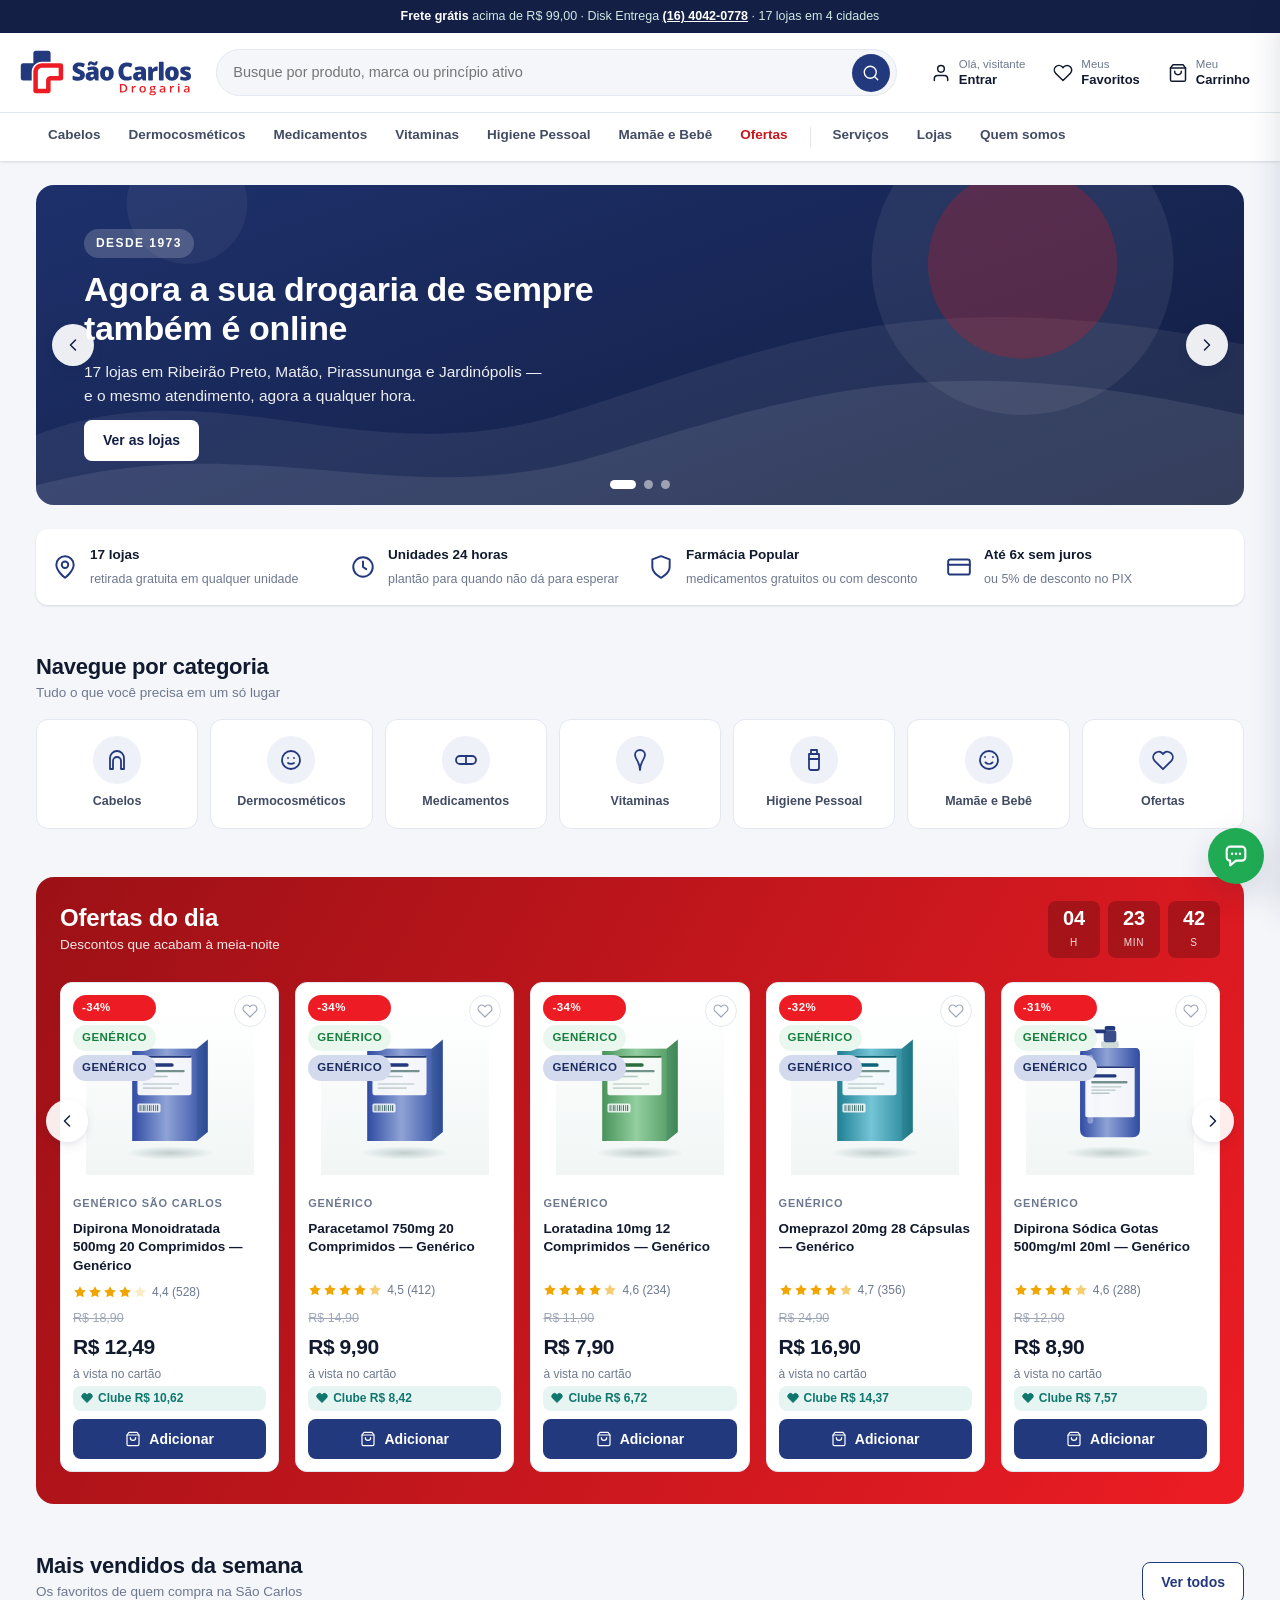
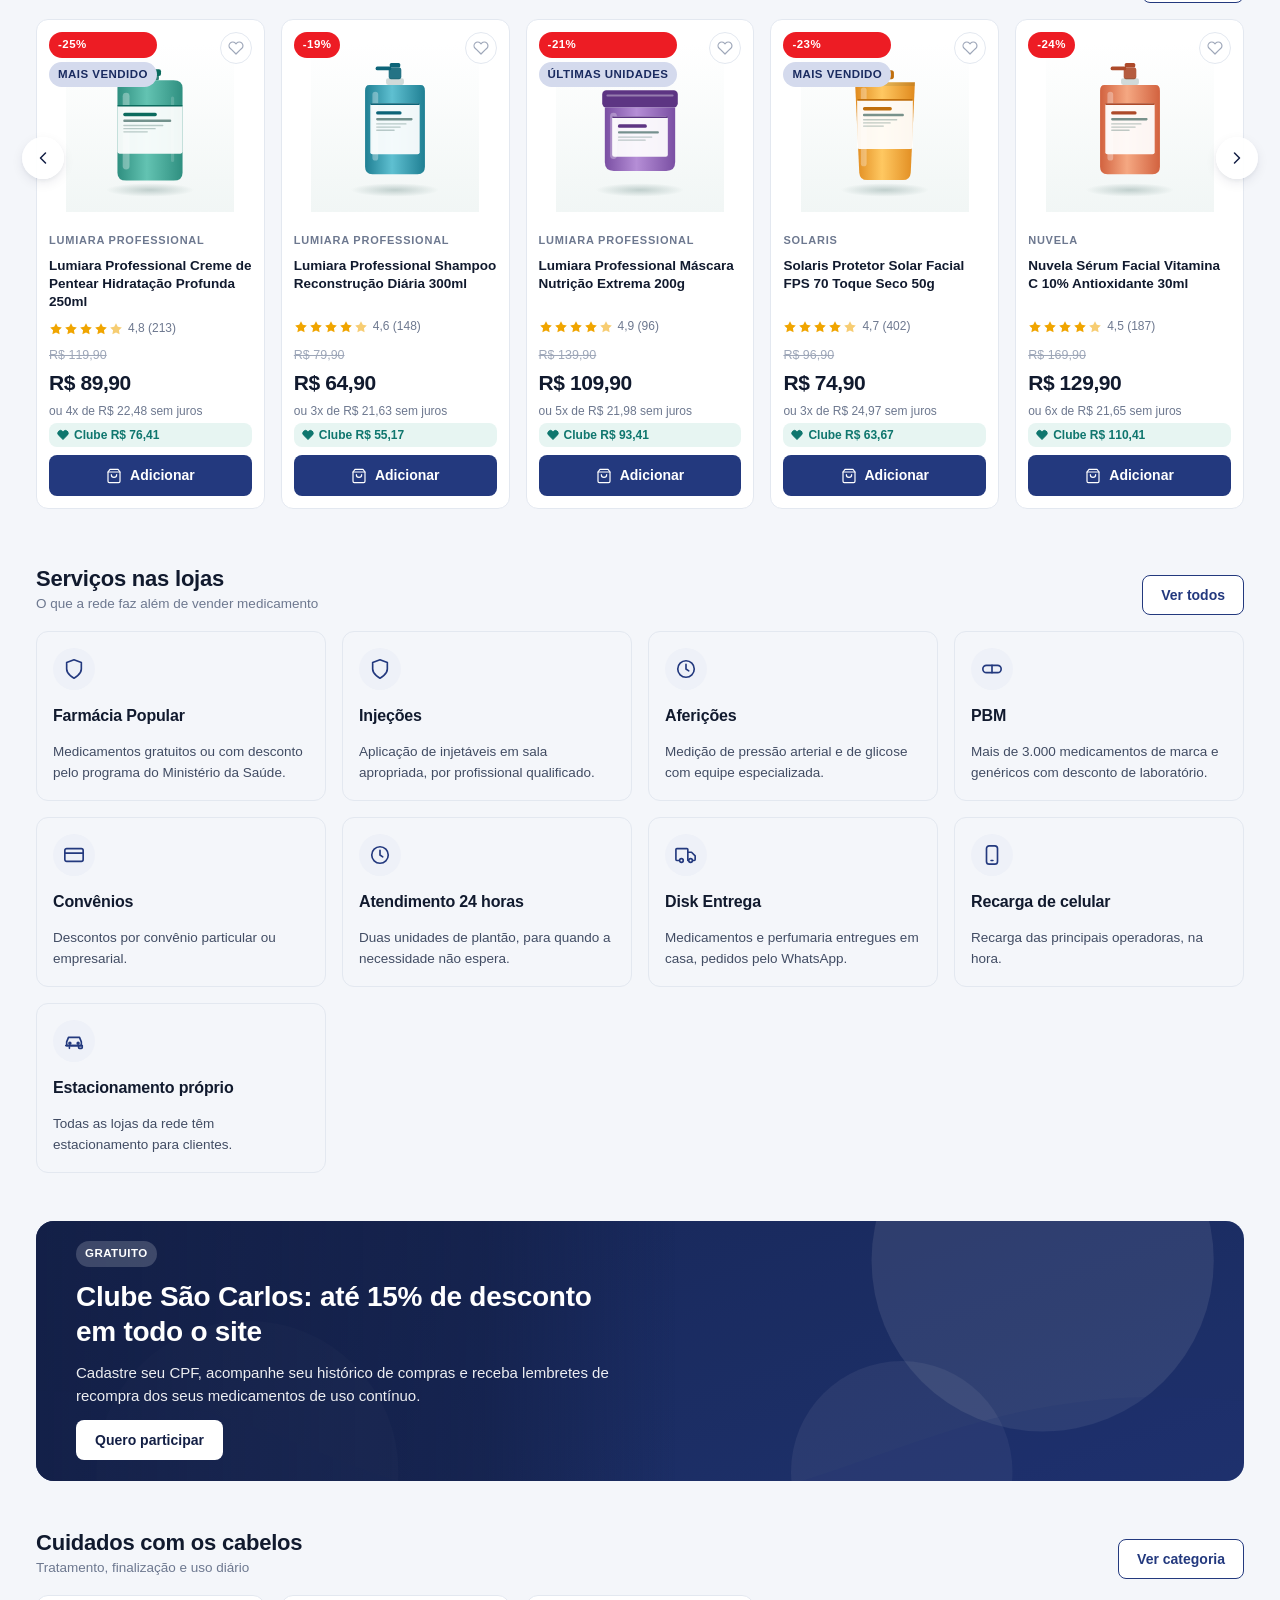
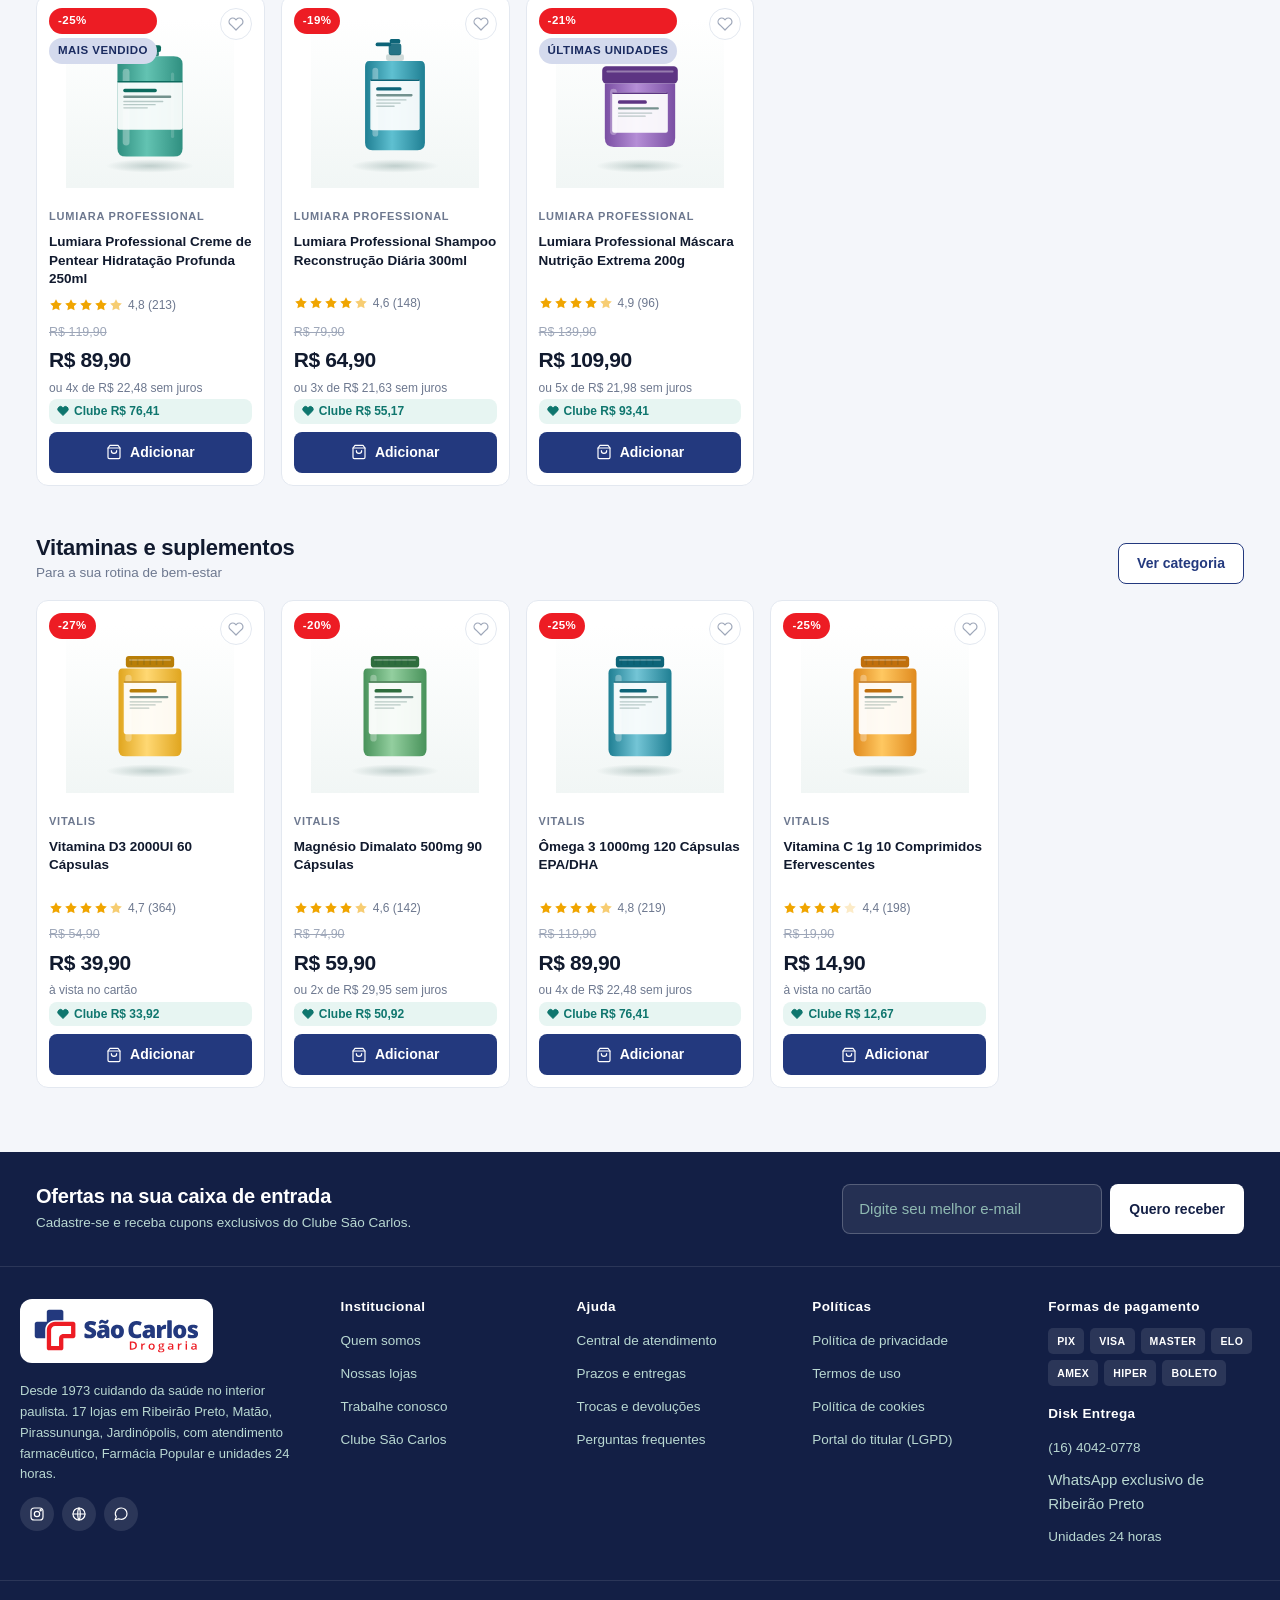
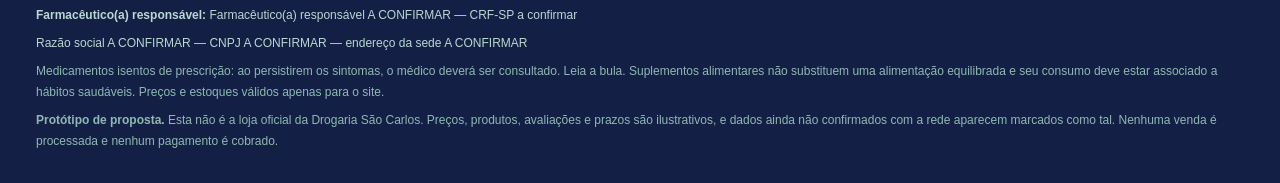
<file: index.html>
<!DOCTYPE html>
<html lang="pt-BR">
<head>
<meta charset="utf-8">
<meta name="viewport" content="width=device-width, initial-scale=1">
<title>Drogaria São Carlos — Medicamentos, dermocosméticos e cuidado diário</title>
<meta name="description" content="Farmácia online com medicamentos, genéricos, dermocosméticos, vitaminas e higiene pessoal. Frete grátis acima de R$ 99 e entrega expressa em até 2 horas.">
<meta name="theme-color" content="#0f766e">
<link rel="icon" href="assets/img/favicon.svg" type="image/svg+xml">
<link rel="stylesheet" href="assets/css/estilos.css">
<meta property="og:type" content="website">
<meta property="og:title" content="Drogaria São Carlos">
<meta property="og:description" content="Medicamentos, dermocosméticos e cuidado diário com entrega para todo o Brasil.">
<meta property="og:image" content="assets/img/banner-1.svg">
</head>
<body>
<a class="pular-para-conteudo" href="#conteudo">Pular para o conteúdo principal</a>
<header id="cabecalho"></header>
<main id="conteudo"></main>
<div id="rodape"></div>
<script src="assets/js/dados.js"></script>
<script src="assets/js/api.js"></script>
<script src="assets/js/loja.js"></script>
<script src="assets/js/animacoes.js"></script>
<script src="assets/js/home.js"></script>
</body>
</html>
</file>
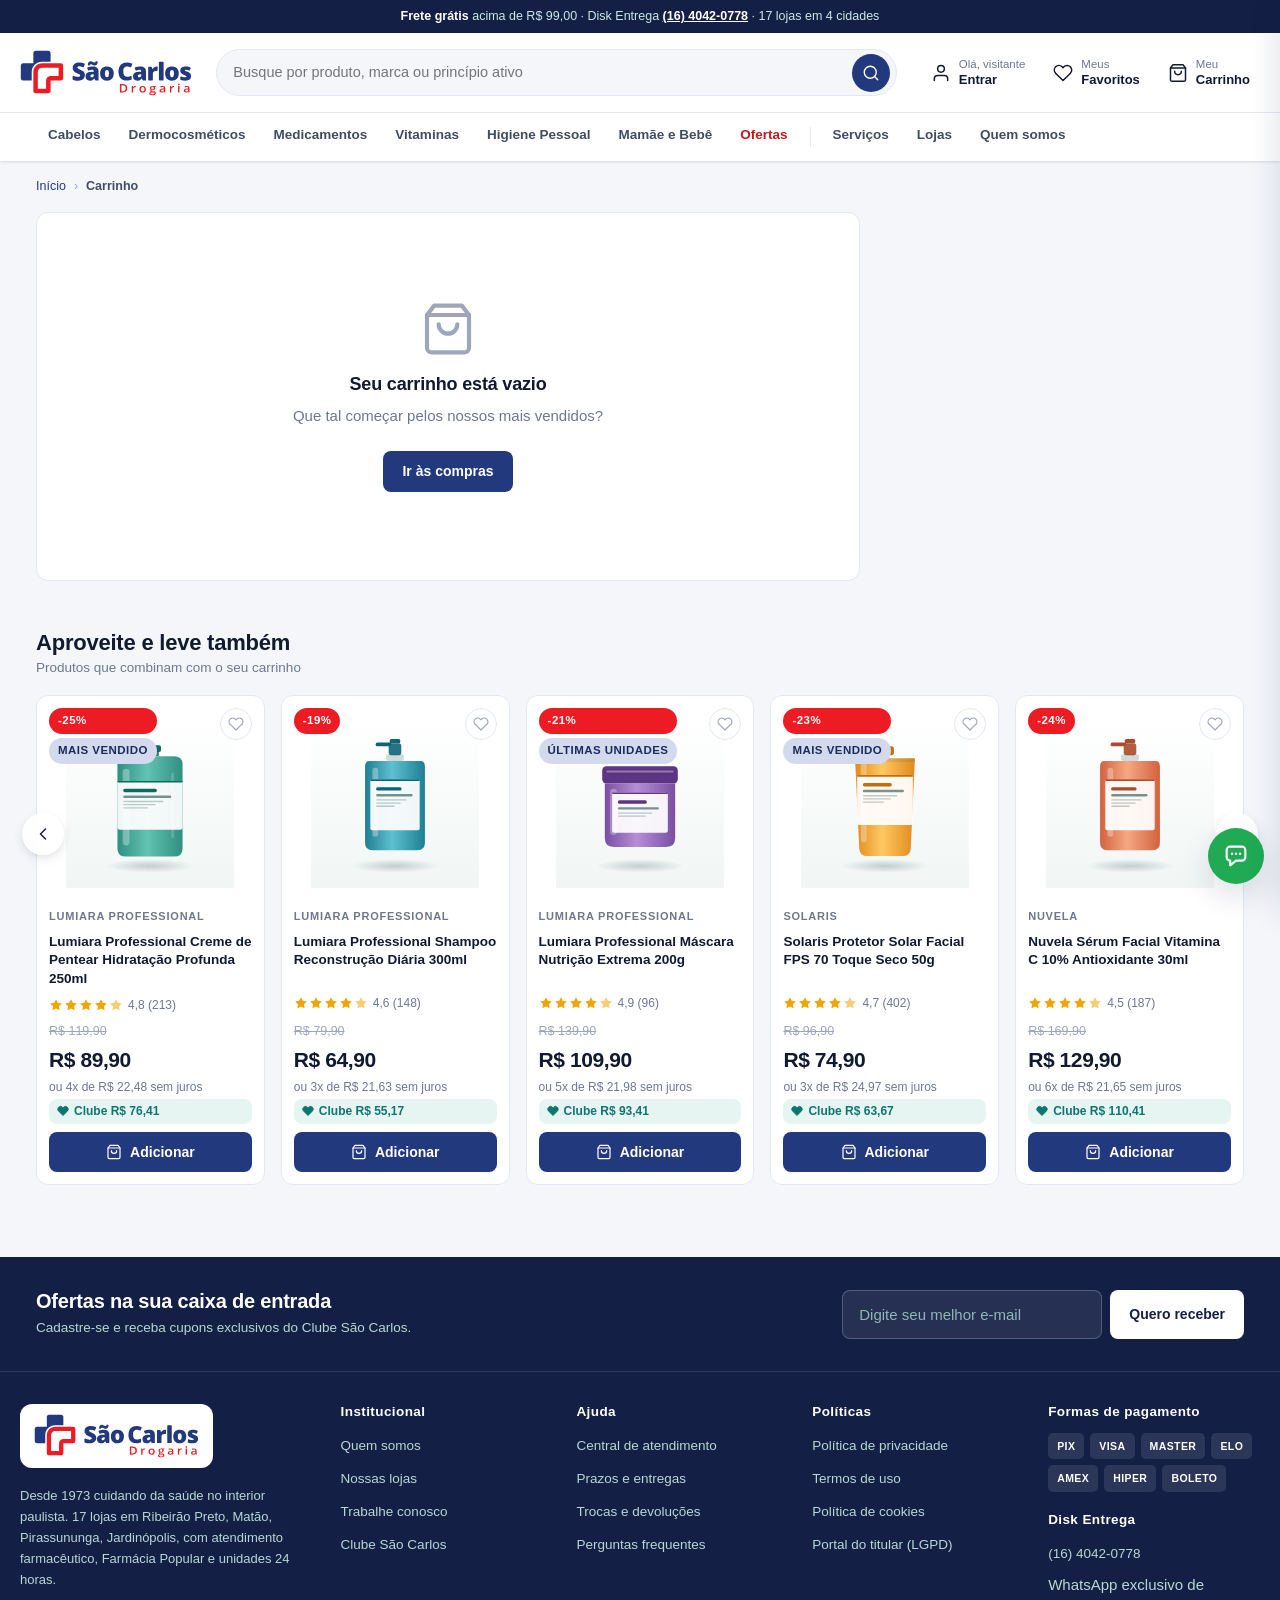
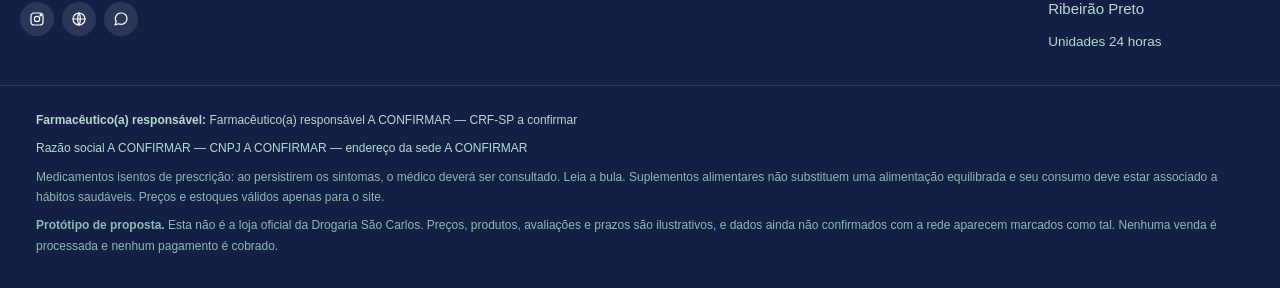
<file: carrinho.html>
<!DOCTYPE html>
<html lang="pt-BR">
<head>
<meta charset="utf-8">
<meta name="viewport" content="width=device-width, initial-scale=1">
<title>Carrinho — Drogaria São Carlos</title>
<meta name="description" content="Revise os itens do seu carrinho, aplique cupons, calcule o frete e finalize seu pedido.">
<meta name="theme-color" content="#0f766e">
<meta name="robots" content="noindex">
<link rel="icon" href="assets/img/favicon.svg" type="image/svg+xml">
<link rel="stylesheet" href="assets/css/estilos.css">
</head>
<body>
<a class="pular-para-conteudo" href="#conteudo">Pular para o conteúdo principal</a>
<header id="cabecalho"></header>
<div id="trilha"></div>
<main id="conteudo"></main>
<div id="rodape"></div>
<script src="assets/js/dados.js"></script>
<script src="assets/js/api.js"></script>
<script src="assets/js/loja.js"></script>
<script src="assets/js/animacoes.js"></script>
<script src="assets/js/carrinho.js"></script>
</body>
</html>
</file>
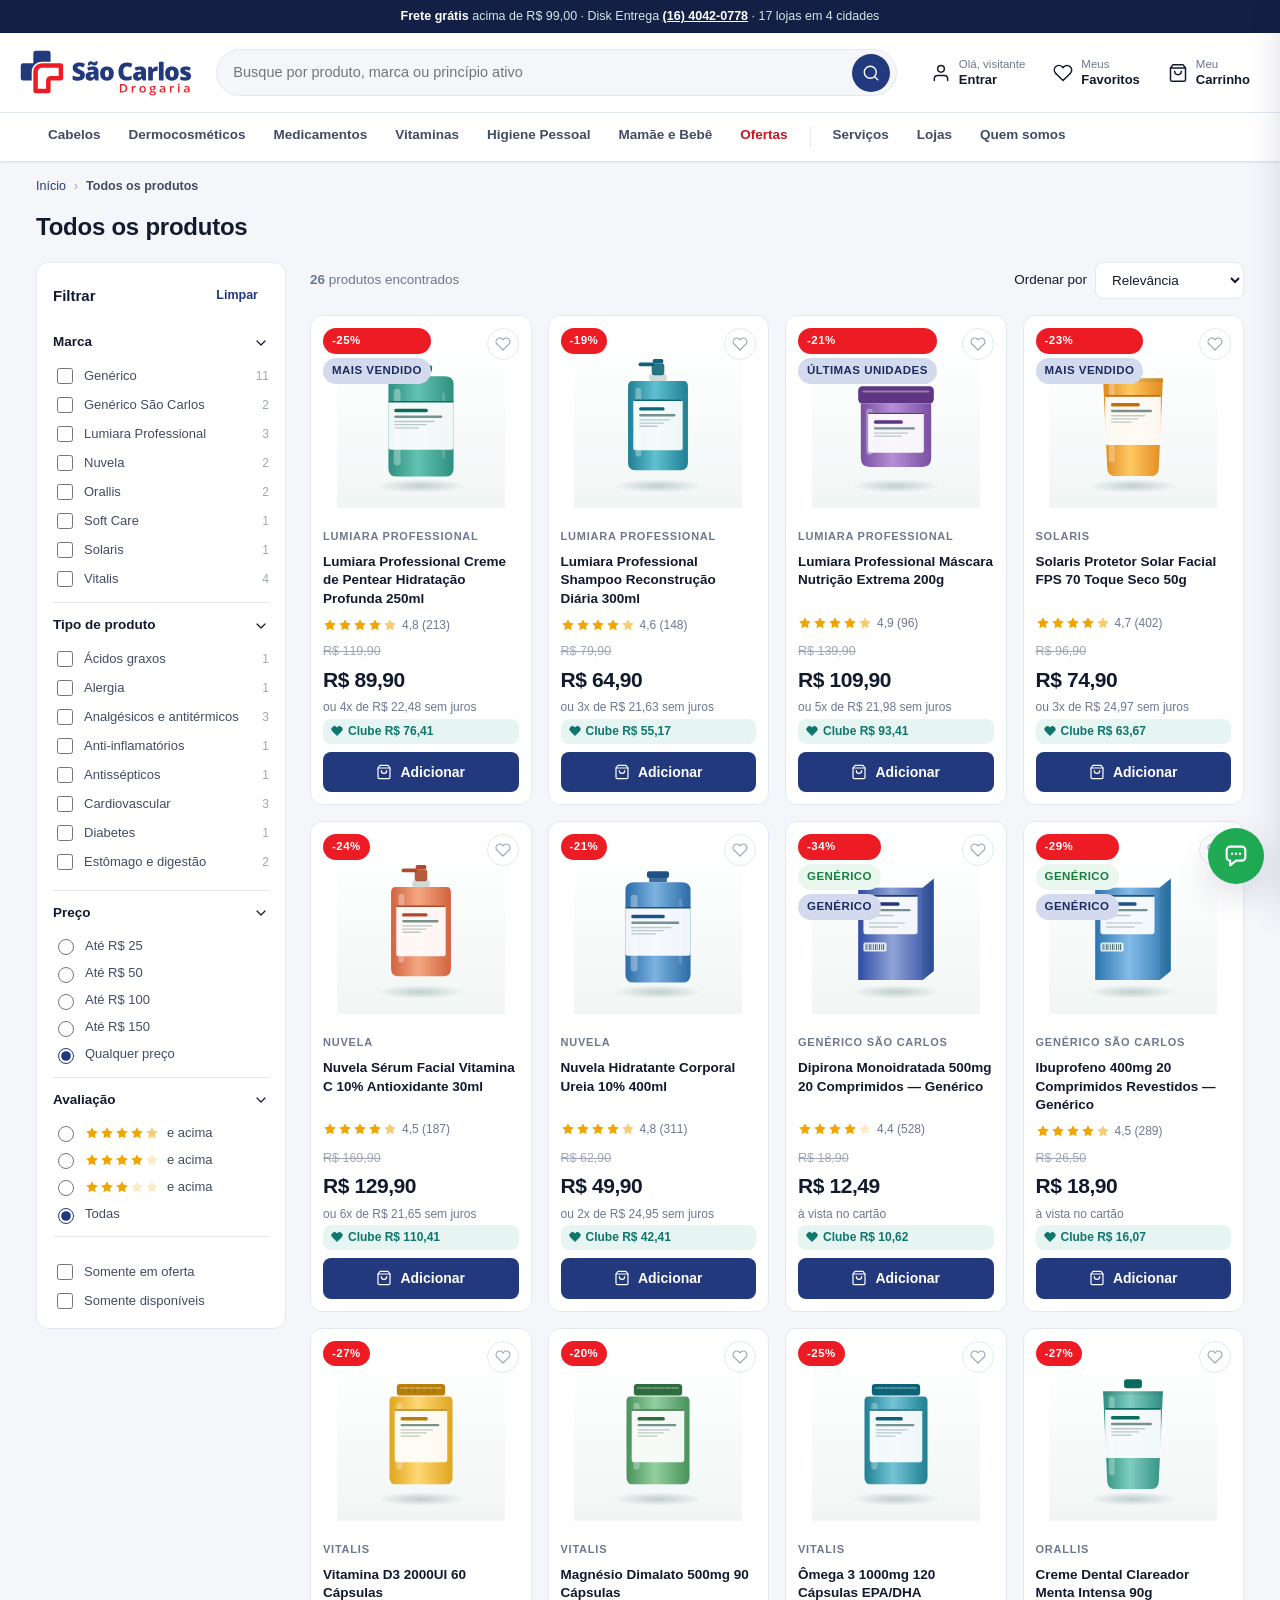
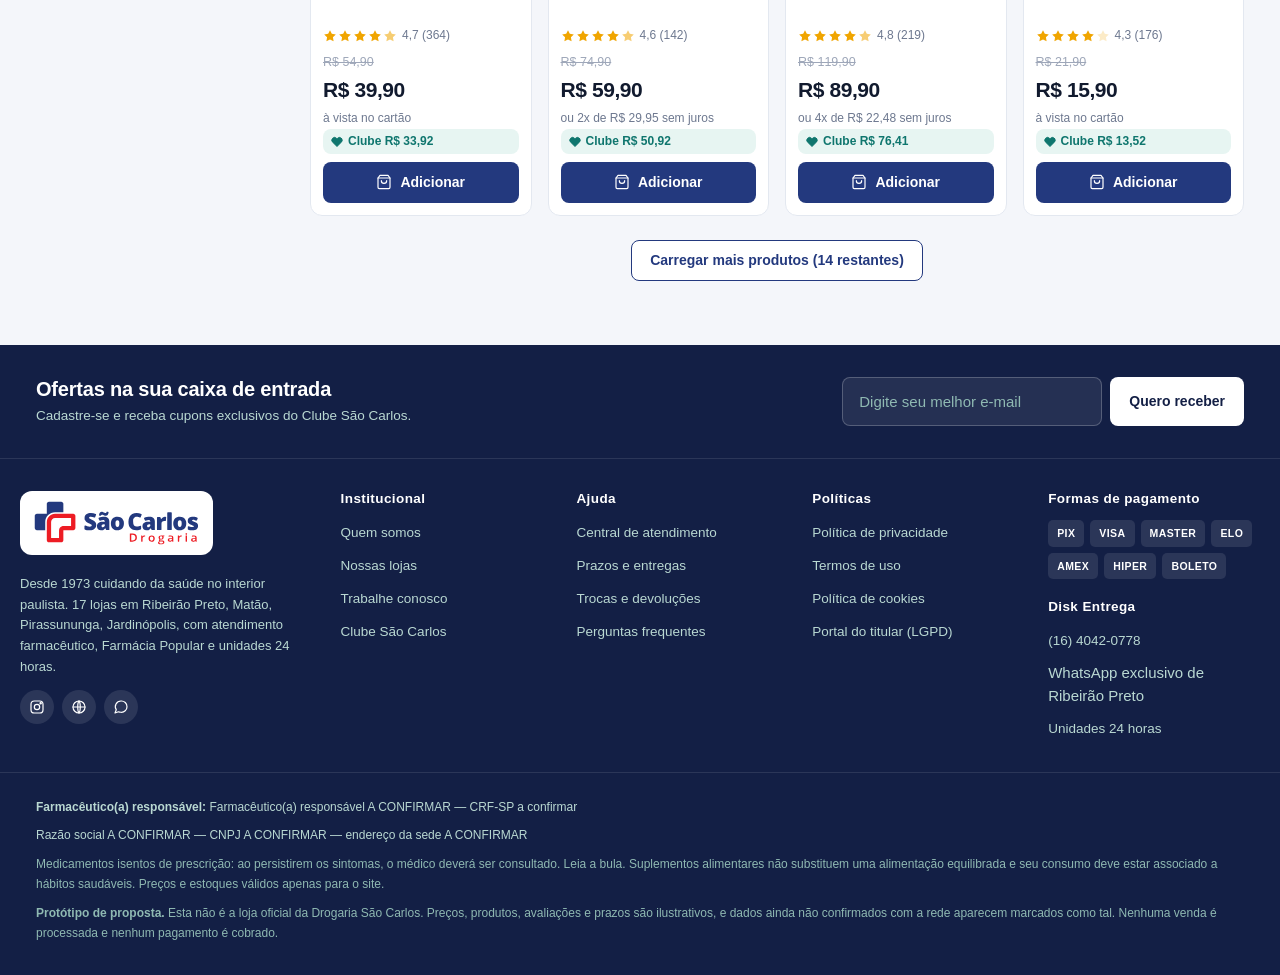
<file: categoria.html>
<!DOCTYPE html>
<html lang="pt-BR">
<head>
<meta charset="utf-8">
<meta name="viewport" content="width=device-width, initial-scale=1">
<title>Produtos — Drogaria São Carlos</title>
<meta name="description" content="Encontre medicamentos, dermocosméticos, vitaminas e itens de higiene com filtros por marca, preço e avaliação.">
<meta name="theme-color" content="#0f766e">
<link rel="icon" href="assets/img/favicon.svg" type="image/svg+xml">
<link rel="stylesheet" href="assets/css/estilos.css">
</head>
<body>
<a class="pular-para-conteudo" href="#conteudo">Pular para o conteúdo principal</a>
<header id="cabecalho"></header>
<div id="trilha"></div>
<main id="conteudo"></main>
<div id="rodape"></div>
<script src="assets/js/dados.js"></script>
<script src="assets/js/api.js"></script>
<script src="assets/js/loja.js"></script>
<script src="assets/js/animacoes.js"></script>
<script src="assets/js/categoria.js"></script>
</body>
</html>
</file>
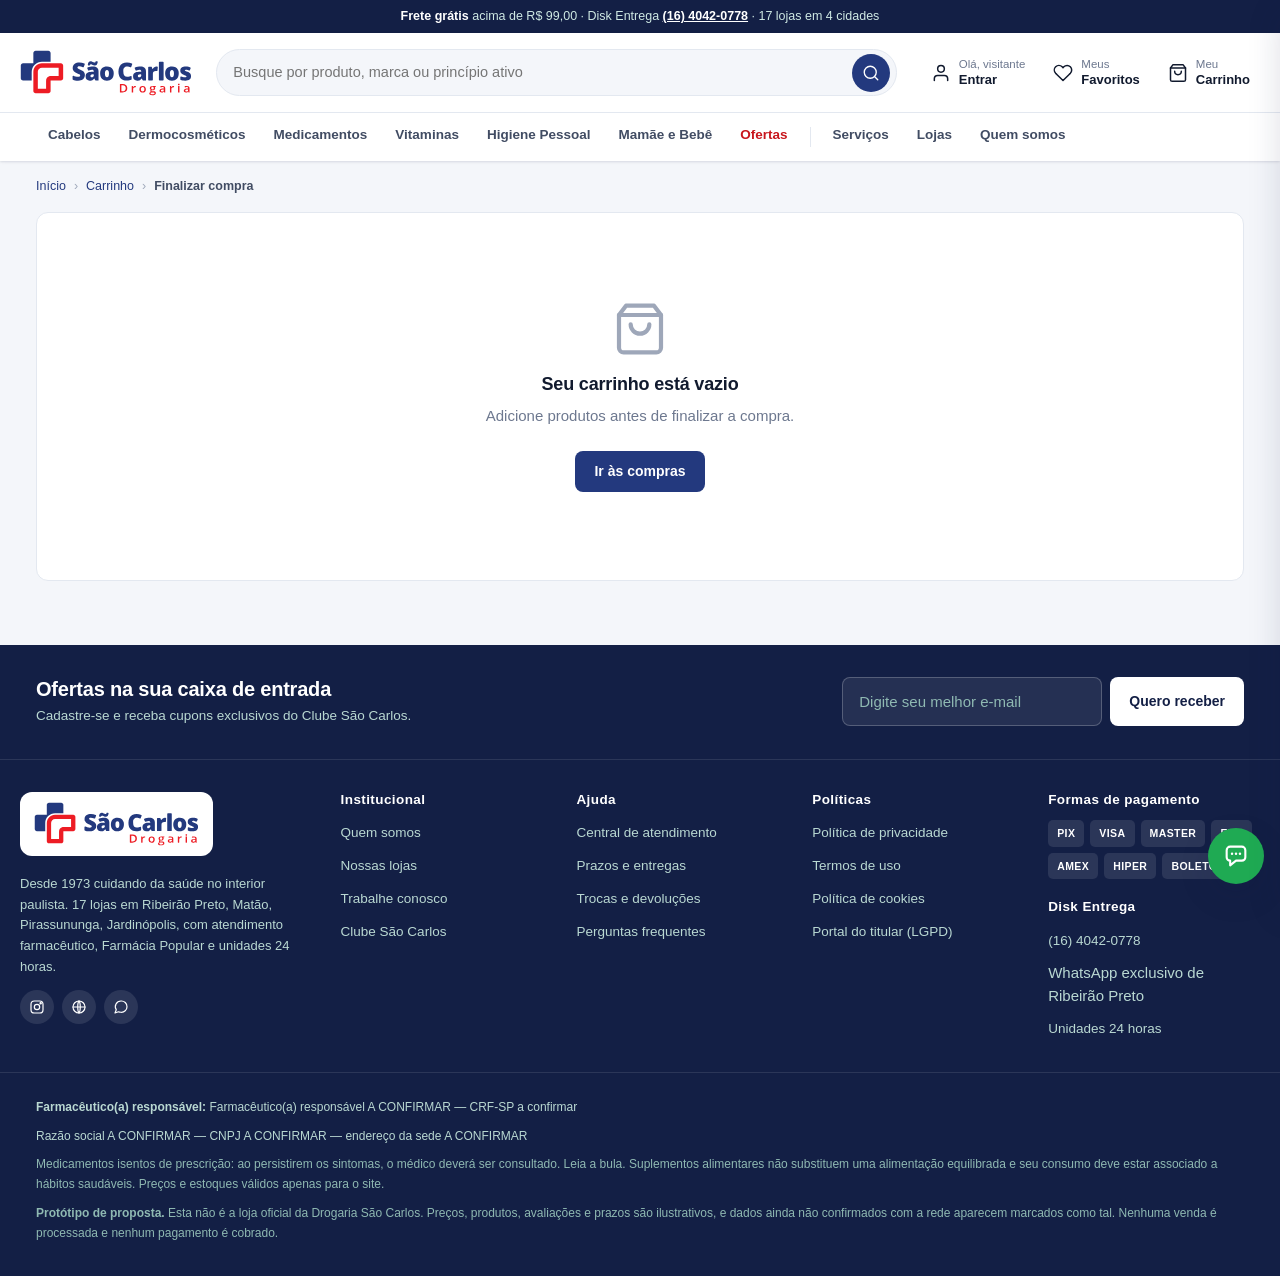
<file: checkout.html>
<!DOCTYPE html>
<html lang="pt-BR">
<head>
<meta charset="utf-8">
<meta name="viewport" content="width=device-width, initial-scale=1">
<title>Finalizar compra — Drogaria São Carlos</title>
<meta name="description" content="Finalize seu pedido com entrega e pagamento.">
<meta name="theme-color" content="#0f766e">
<meta name="robots" content="noindex">
<link rel="icon" href="assets/img/favicon.svg" type="image/svg+xml">
<link rel="stylesheet" href="assets/css/estilos.css">
</head>
<body>
<a class="pular-para-conteudo" href="#conteudo">Pular para o conteúdo principal</a>
<header id="cabecalho"></header>
<div id="trilha"></div>
<main id="conteudo"></main>
<div id="rodape"></div>
<script src="assets/js/dados.js"></script>
<script src="assets/js/api.js"></script>
<script src="assets/js/loja.js"></script>
<script src="assets/js/animacoes.js"></script>
<script src="assets/js/checkout.js"></script>
</body>
</html>
</file>
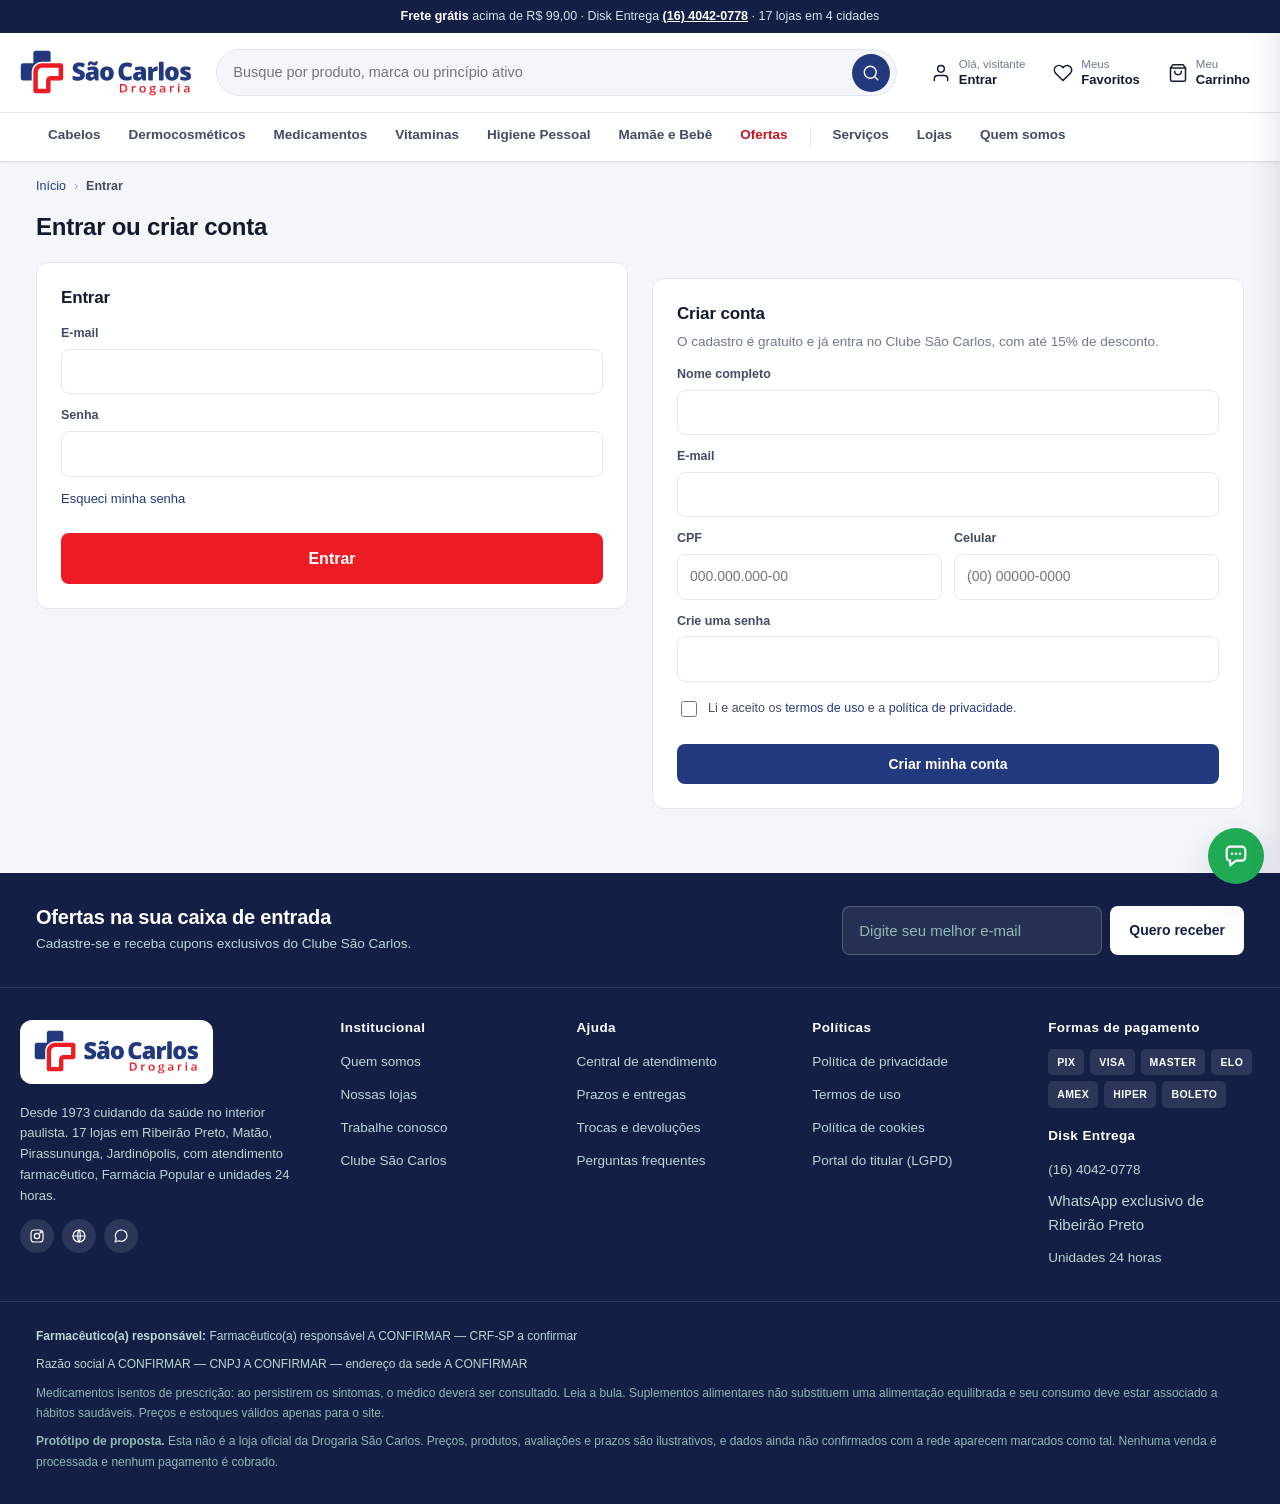
<file: conta.html>
<!DOCTYPE html>
<html lang="pt-BR">
<head>
<meta charset="utf-8">
<meta name="viewport" content="width=device-width, initial-scale=1">
<title>Minha conta — Drogaria São Carlos</title>
<meta name="description" content="Acesse seus pedidos, dados, endereços e o Clube São Carlos.">
<meta name="theme-color" content="#0f766e">
<meta name="robots" content="noindex">
<link rel="icon" href="assets/img/favicon.svg" type="image/svg+xml">
<link rel="stylesheet" href="assets/css/estilos.css">
</head>
<body>
<a class="pular-para-conteudo" href="#conteudo">Pular para o conteúdo principal</a>
<header id="cabecalho"></header>
<div id="trilha"></div>
<main id="conteudo"></main>
<div id="rodape"></div>
<script src="assets/js/dados.js"></script>
<script src="assets/js/api.js"></script>
<script src="assets/js/loja.js"></script>
<script src="assets/js/auth.js"></script>
<script src="assets/js/animacoes.js"></script>
<script src="assets/js/conta.js"></script>
</body>
</html>
</file>
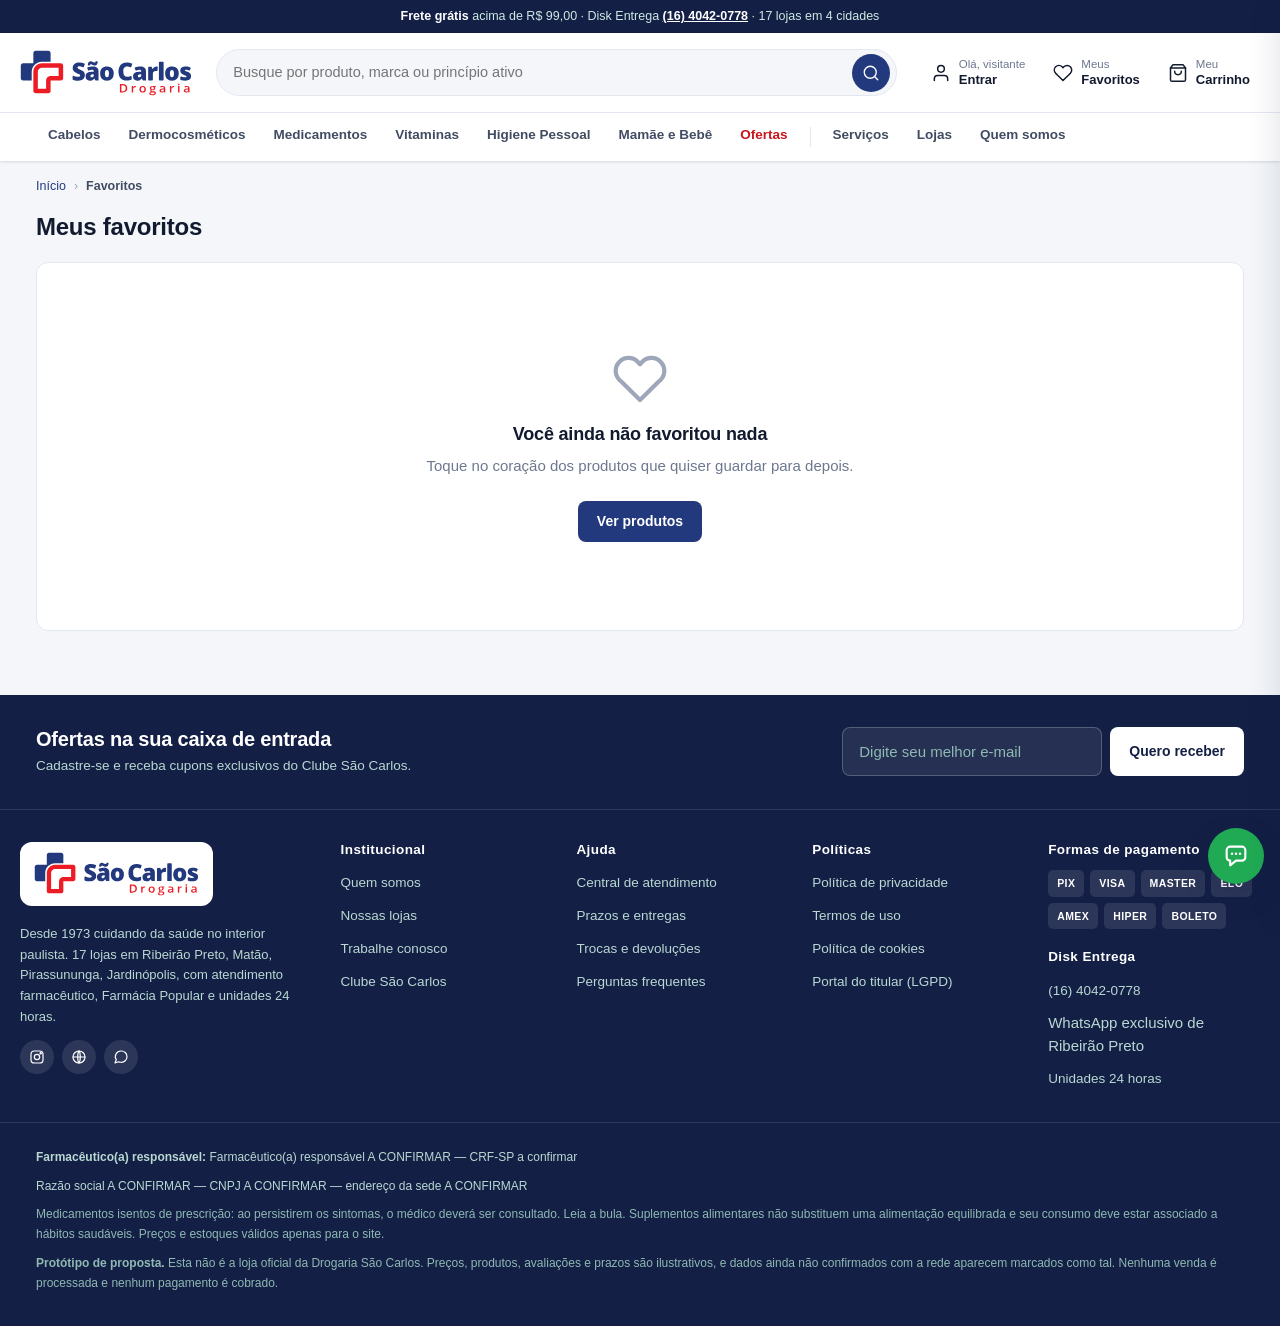
<file: favoritos.html>
<!DOCTYPE html>
<html lang="pt-BR">
<head>
<meta charset="utf-8">
<meta name="viewport" content="width=device-width, initial-scale=1">
<title>Favoritos — Drogaria São Carlos</title>
<meta name="description" content="Os produtos que você salvou para depois.">
<meta name="theme-color" content="#0f766e">
<meta name="robots" content="noindex">
<link rel="icon" href="assets/img/favicon.svg" type="image/svg+xml">
<link rel="stylesheet" href="assets/css/estilos.css">
</head>
<body>
<a class="pular-para-conteudo" href="#conteudo">Pular para o conteúdo principal</a>
<header id="cabecalho"></header>
<div id="trilha"></div>
<main id="conteudo"></main>
<div id="rodape"></div>
<script src="assets/js/dados.js"></script>
<script src="assets/js/api.js"></script>
<script src="assets/js/loja.js"></script>
<script src="assets/js/animacoes.js"></script>
<script src="assets/js/favoritos.js"></script>
</body>
</html>
</file>
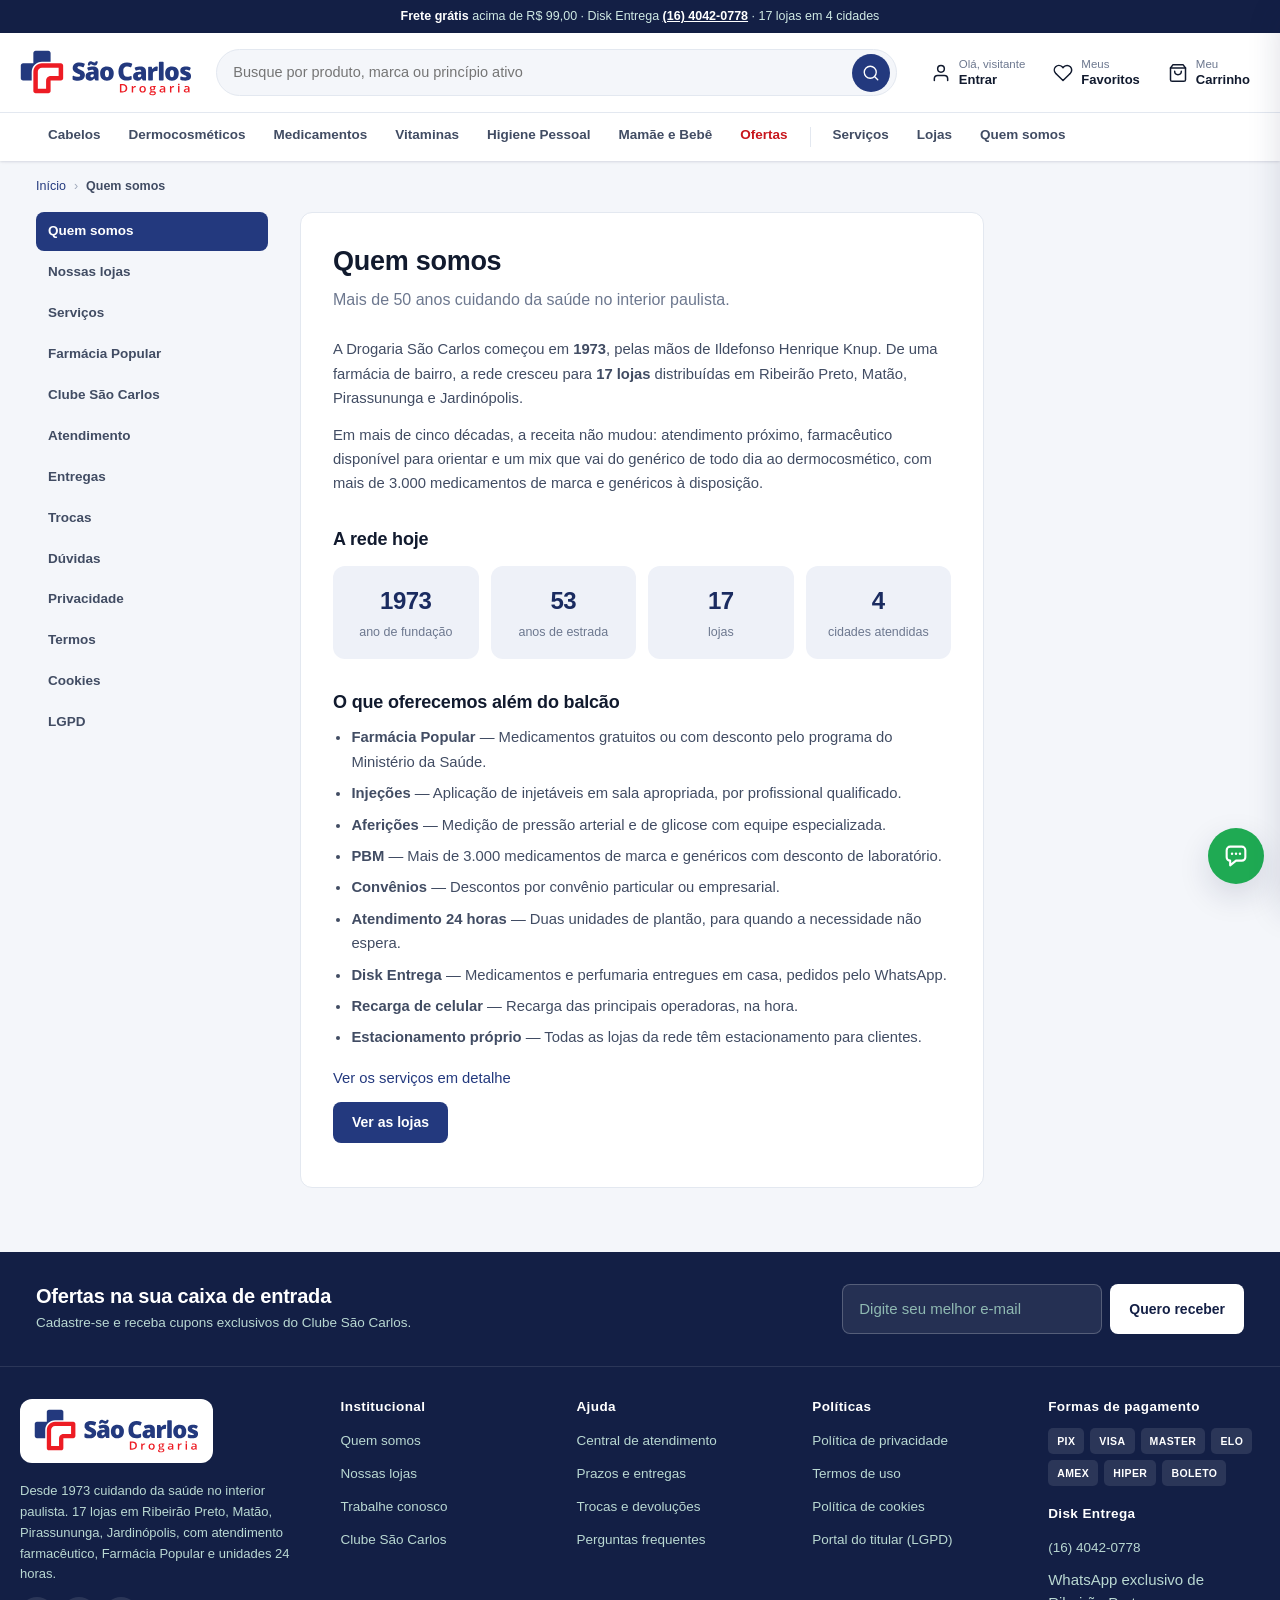
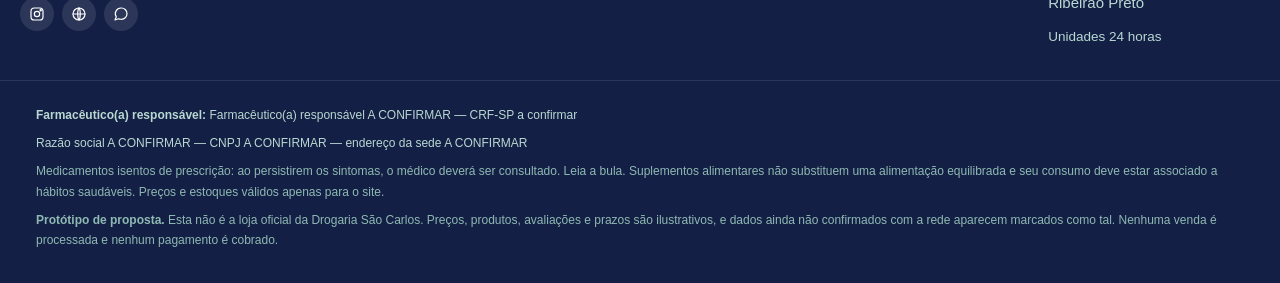
<file: institucional.html>
<!DOCTYPE html>
<html lang="pt-BR">
<head>
<meta charset="utf-8">
<meta name="viewport" content="width=device-width, initial-scale=1">
<title>Institucional — Drogaria São Carlos</title>
<meta name="description" content="Quem somos, nossas lojas, prazos de entrega, trocas, privacidade e termos de uso da Drogaria São Carlos.">
<meta name="theme-color" content="#0f766e">
<link rel="icon" href="assets/img/favicon.svg" type="image/svg+xml">
<link rel="stylesheet" href="assets/css/estilos.css">
</head>
<body>
<a class="pular-para-conteudo" href="#conteudo">Pular para o conteúdo principal</a>
<header id="cabecalho"></header>
<div id="trilha"></div>
<main id="conteudo"></main>
<div id="rodape"></div>
<script src="assets/js/dados.js"></script>
<script src="assets/js/api.js"></script>
<script src="assets/js/loja.js"></script>
<script src="assets/js/animacoes.js"></script>
<script src="assets/js/institucional.js"></script>
</body>
</html>
</file>
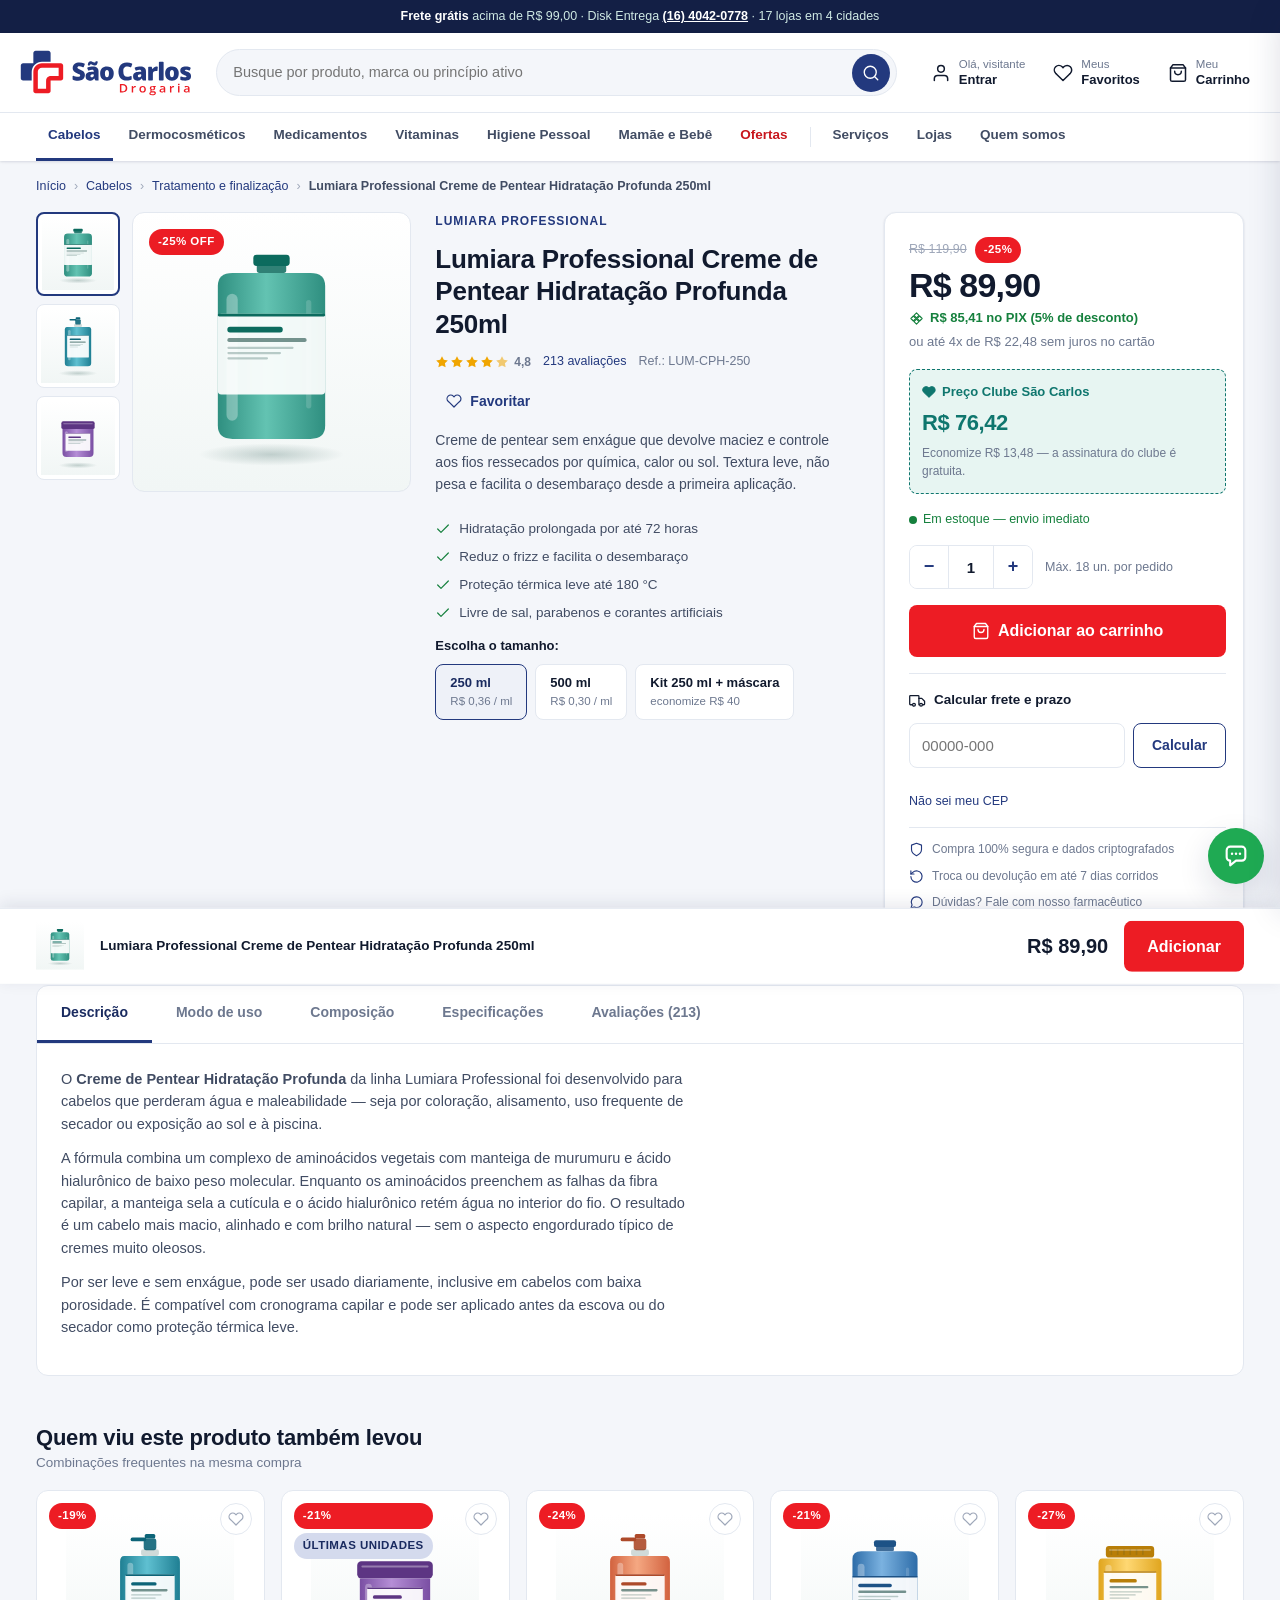
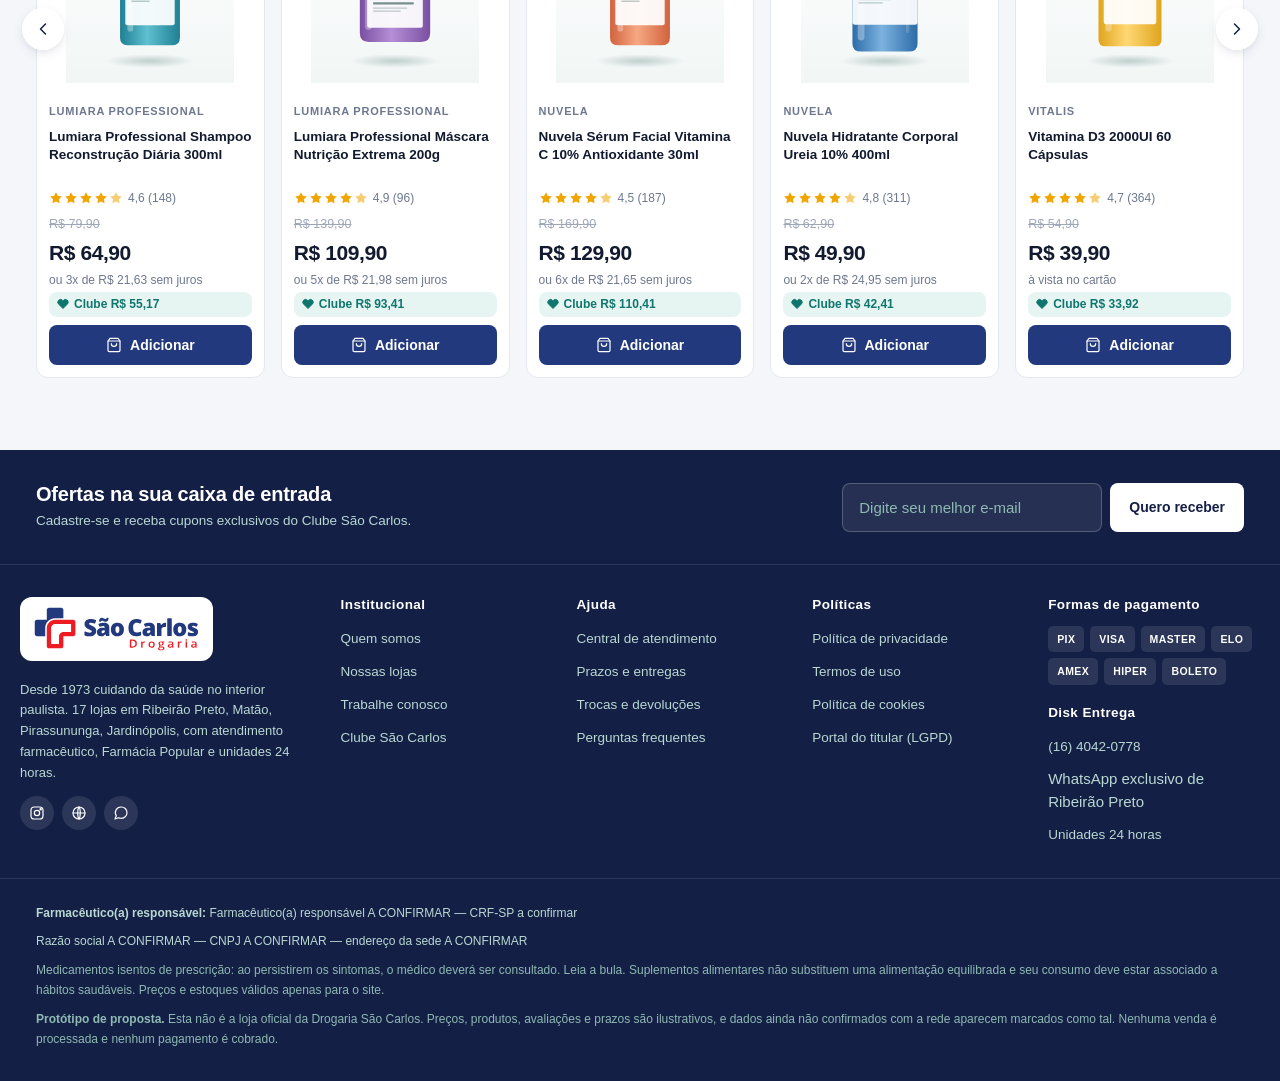
<file: produto.html>
<!DOCTYPE html>
<html lang="pt-BR">
<head>
<meta charset="utf-8">
<meta name="viewport" content="width=device-width, initial-scale=1">
<title>Produto — Drogaria São Carlos</title>
<meta name="description" content="Detalhes do produto, composição, modo de uso, avaliações de clientes e cálculo de frete.">
<meta name="theme-color" content="#0f766e">
<link rel="icon" href="assets/img/favicon.svg" type="image/svg+xml">
<link rel="stylesheet" href="assets/css/estilos.css">
</head>
<body>
<a class="pular-para-conteudo" href="#conteudo">Pular para o conteúdo principal</a>
<header id="cabecalho"></header>
<div id="trilha"></div>
<main id="conteudo"></main>
<div id="rodape"></div>
<script src="assets/js/dados.js"></script>
<script src="assets/js/api.js"></script>
<script src="assets/js/loja.js"></script>
<script src="assets/js/animacoes.js"></script>
<script src="assets/js/produto.js"></script>
</body>
</html>
</file>
<file: assets/css/estilos.css>
/* =========================================================================
   Drogaria Bem Viver — folha de estilos
   ========================================================================= */

/* ------------------------------------------------------------ tokens */
:root {
  /* ---------------------------------------------------------------------
     Identidade da rede. Trocar este bloco reveste o site inteiro: todos os
     componentes referenciam estas variáveis, nenhuma cor é escrita solta.
     --marca-*  azul institucional   --oferta-*  vermelho de ofertas
     --------------------------------------------------------------------- */
  /* azul #23397e e vermelho #ed1c24 são as cores da logomarca; as demais
     variações foram derivadas delas para dar contraste de texto e estado */
  --marca-900: #131f45;
  --marca-800: #1a2b60;
  --marca-700: #23397e;
  --marca-600: #2f4ba3;
  --marca-100: #d4daed;
  --marca-50:  #eef1f8;

  --oferta-700: #9c1116;
  --oferta-600: #c8161d;
  --oferta-500: #ed1c24;
  --oferta-50:  #fdecec;

  --clube-700: #0f766e;
  --clube-50:  #e7f5f2;

  --tinta-900: #111a2e;
  --tinta-700: #414c63;
  --tinta-500: #6d788f;
  --tinta-300: #9ea7b9;

  --linha: #e3e8f0;
  --fundo: #f4f6fa;
  --papel: #ffffff;

  --ok-600: #15803d;
  --ok-50:  #eaf7ee;
  --alerta-600: #b45309;
  --alerta-50:  #fdf5e6;
  --erro-600: #b91c1c;
  --erro-50: #fdecec;

  --r-sm: 8px;
  --r-md: 12px;
  --r-lg: 18px;
  --r-full: 999px;

  --s1: 4px;  --s2: 8px;  --s3: 12px; --s4: 16px;
  --s5: 24px; --s6: 32px; --s7: 48px; --s8: 64px;

  --sombra-1: 0 1px 2px rgba(19, 31, 69, .06), 0 1px 3px rgba(19, 31, 69, .08);
  --sombra-2: 0 4px 12px rgba(19, 31, 69, .08), 0 2px 4px rgba(19, 31, 69, .05);
  --sombra-3: 0 12px 32px rgba(19, 31, 69, .14);

  /* ---------------------------------------------------------------------
     Movimento. Durações curtas e saída desacelerada: a interface responde
     rápido ao toque e acomoda devagar. Só transform e opacity são animados,
     que o navegador resolve na GPU sem recalcular layout.
     --------------------------------------------------------------------- */
  --mov-rapido: 140ms;
  --mov-medio: 260ms;
  --mov-lento: 420ms;
  --mov-saida: cubic-bezier(.22, .81, .3, 1);
  --mov-entrada: cubic-bezier(.4, 0, .2, 1);
  --mov-elastico: cubic-bezier(.34, 1.56, .64, 1);

  --largura: 1240px;
  --fonte: "Segoe UI", Roboto, -apple-system, BlinkMacSystemFont, "Helvetica Neue", Arial, sans-serif;
}

/* ------------------------------------------------------------ base */
*, *::before, *::after { box-sizing: border-box; }

html { scroll-behavior: smooth; }

/* Com o cabeçalho preso no topo, rolar até uma âncora ou até um elemento
   focado levava o alvo para trás dele.

   A reserva usa --topo-cheio, a altura do cabeçalho EXPANDIDO, não a corrente:
   pular para uma âncora rola para cima, o que reexpande o cabeçalho logo
   depois da rolagem terminar; reservar a altura compacta deixaria o alvo
   coberto. Vale também para focáveis, que o teclado percorre. */
[id], a, button, input, select, textarea, summary, [tabindex] {
  scroll-margin-top: calc(var(--topo-cheio, 128px) + var(--s4));
}

body {
  margin: 0;
  font-family: var(--fonte);
  font-size: 15px;
  line-height: 1.55;
  color: var(--tinta-900);
  background: var(--fundo);
  -webkit-font-smoothing: antialiased;
}

img, svg { max-width: 100%; display: block; }
button, input, select, textarea { font: inherit; color: inherit; }
a { color: var(--marca-700); text-decoration: none; }
a:hover { text-decoration: underline; }

h1, h2, h3, h4 { margin: 0; line-height: 1.25; font-weight: 700; letter-spacing: -.01em; }
p { margin: 0 0 var(--s3); }
ul { margin: 0; padding-left: 1.15rem; }

:focus-visible {
  outline: 3px solid var(--marca-600);
  outline-offset: 2px;
  border-radius: var(--r-sm);
}

.container { width: 100%; max-width: var(--largura); margin: 0 auto; padding: 0 var(--s4); }

.oculto { display: none !important; }

/* o atributo hidden perde para qualquer regra de display do autor (display:grid
   num cartão, por exemplo); esta linha faz o atributo valer em todo o site */
[hidden] { display: none !important; }

.so-leitor {
  position: absolute; width: 1px; height: 1px; padding: 0; margin: -1px;
  overflow: hidden; clip: rect(0 0 0 0); white-space: nowrap; border: 0;
}

.pular-para-conteudo {
  position: absolute; left: var(--s4); top: -80px; z-index: 200;
  background: var(--marca-700); color: #fff; padding: var(--s3) var(--s4);
  border-radius: var(--r-sm); transition: top .18s;
}
.pular-para-conteudo:focus { top: var(--s3); }

/* ------------------------------------------------------------ botões */
.btn {
  display: inline-flex; align-items: center; justify-content: center; gap: var(--s2);
  border: 1px solid transparent; border-radius: var(--r-sm);
  padding: 11px 18px; font-weight: 700; font-size: 14px;
  cursor: pointer; background: none; transition: background .15s, border-color .15s, color .15s, transform .08s;
  text-decoration: none; line-height: 1.2;
}
.btn:hover { text-decoration: none; }
.btn:active { transform: translateY(1px); }
.btn[disabled] { opacity: .5; cursor: not-allowed; }

.btn--principal { background: var(--marca-700); color: #fff; }
.btn--principal:hover { background: var(--marca-800); }

.btn--compra { background: var(--oferta-500); color: #fff; font-size: 16px; padding: 15px 22px; }
.btn--compra:hover { background: var(--oferta-600); }

.btn--contorno { border-color: var(--marca-700); color: var(--marca-700); background: var(--papel); }
.btn--contorno:hover { background: var(--marca-50); }

.btn--neutro { border-color: var(--linha); color: var(--tinta-700); background: var(--papel); }
.btn--neutro:hover { background: var(--fundo); }

.btn--fantasma { color: var(--marca-700); padding: 8px 10px; }
.btn--fantasma:hover { background: var(--marca-50); }

.btn--bloco { width: 100%; }

.selo {
  display: inline-flex; align-items: center; gap: 5px;
  font-size: 11.5px; font-weight: 800; letter-spacing: .04em; text-transform: uppercase;
  padding: 4px 9px; border-radius: var(--r-full);
}
.selo--oferta { background: var(--oferta-500); color: #fff; }
.selo--clube  { background: var(--clube-50); color: var(--clube-700); }
.selo--generico { background: var(--ok-50); color: var(--ok-600); }
.selo--novo { background: var(--marca-100); color: var(--marca-800); }
.selo--esgotado { background: #eceeed; color: var(--tinta-500); }
.selo--receita { background: var(--alerta-50); color: var(--alerta-600); }
.selo--popular { background: var(--ok-50); color: var(--ok-600); }

.caixa-receita {
  border: 1px solid var(--alerta-600); background: var(--alerta-50);
  border-radius: var(--r-sm); padding: var(--s3) var(--s4); display: grid; gap: 6px;
}
.caixa-receita b { display: flex; align-items: center; gap: 6px; font-size: 13.5px; color: #7c4a06; }
.caixa-receita p { margin: 0; font-size: 13px; color: #7c4a06; }
.caixa-receita .popular-nota {
  display: flex; align-items: flex-start; gap: 6px; color: var(--ok-600);
  border-top: 1px solid rgba(124, 74, 6, .18); padding-top: 6px; margin-top: 2px;
}
.caixa-receita .popular-nota svg { flex: none; margin-top: 2px; }

/* ------------------------------------------------------------ cabeçalho */
.barra-aviso {
  background: var(--marca-900); color: #cfe9e4;
  font-size: 12.5px; text-align: center; padding: 7px var(--s4);
}
.barra-aviso strong { color: #fff; }

/* Quem gruda é o #cabecalho, não o .cabecalho de dentro.
   `position: sticky` prende o elemento à caixa do PAI: com o sticky no filho,
   o pai media só a própria altura e, passados esses ~160px de rolagem, levava
   o cabeçalho embora junto. No #cabecalho o pai é o <body>, que acompanha a
   página inteira. A barra de aviso fica fora dele, para subir e sumir. */
#cabecalho {
  position: sticky; top: 0; z-index: 60;
}

.cabecalho {
  background: var(--papel); box-shadow: var(--sombra-1);
}

.cabecalho__topo {
  display: grid; grid-template-columns: auto 1fr auto;
  align-items: center; gap: var(--s5); padding: var(--s4) 0;
  transition: padding .2s ease;
}
/* a altura manda; a largura sai do viewBox do próprio SVG, então qualquer
   proporção de logomarca encaixa sem distorcer */
.cabecalho__logo img { height: 46px; width: auto; max-width: 280px; transition: height .2s ease; }

/* Estado compacto: ao rolar para baixo o cabeçalho encolhe e esconde a régua de
   categorias, devolvendo altura à página. Rolar para cima restaura tudo. */
.cabecalho--compacto .cabecalho__topo { padding: var(--s2) 0; }
.cabecalho--compacto .cabecalho__logo img { height: 34px; }
.cabecalho--compacto .menu { display: none; }
.cabecalho--compacto .busca input { padding: 8px 0; }
.cabecalho--compacto .busca__botao { width: 32px; height: 32px; }

.menu-hamburguer {
  display: none; border: 0; background: none; cursor: pointer;
  padding: 8px; border-radius: var(--r-sm); color: var(--tinta-900);
}
.menu-hamburguer:hover { background: var(--marca-50); }

.busca { position: relative; }
.busca__campo {
  display: flex; align-items: center; background: var(--fundo);
  border: 1.5px solid var(--linha); border-radius: var(--r-full); padding: 0 6px 0 var(--s4);
  transition: border-color .15s, background .15s;
}
.busca__campo:focus-within { border-color: var(--marca-600); background: var(--papel); }
.busca input {
  flex: 1; border: 0; background: none; padding: 11px 0; outline: none; font-size: 14.5px;
}
.busca__botao {
  border: 0; background: var(--marca-700); color: #fff; width: 38px; height: 38px;
  border-radius: 50%; display: grid; place-items: center; cursor: pointer;
}
.busca__botao:hover { background: var(--marca-800); }

.busca__sugestoes {
  position: absolute; top: calc(100% + 6px); left: 0; right: 0; z-index: 70;
  background: var(--papel); border: 1px solid var(--linha); border-radius: var(--r-md);
  box-shadow: var(--sombra-3); overflow: hidden; max-height: 380px; overflow-y: auto;
}
.busca__sugestao {
  display: flex; align-items: center; gap: var(--s3); padding: var(--s2) var(--s3);
  width: 100%; border: 0; background: none; text-align: left; cursor: pointer; border-bottom: 1px solid var(--fundo);
}
.busca__sugestao:hover, .busca__sugestao[aria-selected="true"] { background: var(--marca-50); }
.busca__sugestao img { width: 40px; height: 40px; object-fit: contain; }
.busca__sugestao b { display: block; font-size: 13.5px; font-weight: 600; }
.busca__sugestao span { font-size: 12.5px; color: var(--marca-700); font-weight: 700; }

.acoes { display: flex; align-items: center; gap: var(--s2); }
.acao {
  display: flex; align-items: center; gap: var(--s2); padding: 8px 10px;
  border: 0; background: none; border-radius: var(--r-sm); cursor: pointer;
  color: var(--tinta-900); font-size: 13px; position: relative;
}
.acao:hover { background: var(--marca-50); text-decoration: none; }
.acao__texto { display: flex; flex-direction: column; line-height: 1.2; text-align: left; }
.acao__texto small { color: var(--tinta-500); font-size: 11.5px; }
.acao__texto b { font-size: 13px; }
/* o badge é ancorado pela direita, dentro do próprio ícone: ancorado pela
   esquerda ele crescia para fora do botão com 2 dígitos e criava rolagem
   horizontal na página inteira no mobile */
.acao__icone { position: relative; display: grid; place-items: center; }
.acao__contador {
  position: absolute; top: -7px; right: -9px;
  background: var(--oferta-500); color: #fff; font-size: 10.5px; font-weight: 800;
  min-width: 18px; height: 18px; border-radius: var(--r-full);
  display: grid; place-items: center; padding: 0 5px; line-height: 1;
}

.menu { border-top: 1px solid var(--linha); }
.menu__lista {
  display: flex; align-items: center; gap: var(--s1); list-style: none;
  margin: 0; padding: 0; overflow-x: auto; scrollbar-width: none;
}
.menu__lista::-webkit-scrollbar { display: none; }
.menu__lista a {
  display: block; padding: 12px var(--s3); font-size: 13.5px; font-weight: 600;
  color: var(--tinta-700); white-space: nowrap; border-bottom: 3px solid transparent;
}
.menu__lista a:hover { color: var(--marca-700); border-bottom-color: var(--marca-600); text-decoration: none; }
.menu__lista a.ativo { color: var(--marca-700); border-bottom-color: var(--marca-700); }
.menu__lista .destaque { color: var(--oferta-600); }


/* ------------------------------------------------------------ vantagens */
.vantagens {
  display: grid; grid-template-columns: repeat(4, 1fr); gap: var(--s4);
  background: var(--papel); border-radius: var(--r-md); padding: var(--s4);
  box-shadow: var(--sombra-1); margin: var(--s5) 0;
}
.vantagem { display: flex; align-items: center; gap: var(--s3); }
.vantagem svg { flex: none; color: var(--marca-700); }
.vantagem b { display: block; font-size: 13.5px; }
.vantagem span { font-size: 12.5px; color: var(--tinta-500); }

/* ------------------------------------------------------------ carrossel de banners */
.vitrine-banner { position: relative; border-radius: var(--r-lg); overflow: hidden; margin-top: var(--s5); }
.vitrine-banner__trilho { display: flex; transition: transform .45s cubic-bezier(.4,0,.2,1); }
.vitrine-banner__item { min-width: 100%; position: relative; }
.vitrine-banner__item img { width: 100%; height: 320px; object-fit: cover; }
.vitrine-banner__texto {
  position: absolute; inset: 0; display: flex; flex-direction: column; justify-content: center;
  gap: var(--s3); padding: var(--s7); color: #fff; max-width: 620px;
}
.vitrine-banner__texto span {
  font-size: 12px; font-weight: 800; letter-spacing: .12em; text-transform: uppercase;
  background: rgba(255,255,255,.18); padding: 5px 12px; border-radius: var(--r-full); align-self: flex-start;
}
.vitrine-banner__texto h2 { font-size: 34px; line-height: 1.15; }
.vitrine-banner__texto p { font-size: 15.5px; opacity: .92; margin: 0; max-width: 460px; }
.vitrine-banner__texto .btn { align-self: flex-start; background: #fff; color: var(--marca-900); }
.vitrine-banner__texto .btn:hover { background: #f0f0f0; }

.carrossel-seta {
  position: absolute; top: 50%; transform: translateY(-50%);
  width: 42px; height: 42px; border-radius: 50%; border: 0;
  background: rgba(255,255,255,.92); color: var(--marca-900);
  display: grid; place-items: center; cursor: pointer; box-shadow: var(--sombra-2); z-index: 2;
}
.carrossel-seta:hover { background: #fff; }
.carrossel-seta--ant { left: var(--s4); }
.carrossel-seta--prox { right: var(--s4); }
.prateleira .carrossel-seta { top: 118px; transform: none; }
.prateleira .carrossel-seta--ant { left: -14px; }
.prateleira .carrossel-seta--prox { right: -14px; }

.vitrine-banner__pontos {
  position: absolute; bottom: var(--s4); left: 50%; transform: translateX(-50%);
  display: flex; gap: var(--s2); z-index: 2;
}
.vitrine-banner__pontos button {
  width: 9px; height: 9px; border-radius: 50%; border: 0; cursor: pointer;
  background: rgba(255,255,255,.5); padding: 0;
}
.vitrine-banner__pontos button[aria-current="true"] { background: #fff; width: 26px; border-radius: var(--r-full); }

/* ------------------------------------------------------------ seções */
.secao { margin: var(--s7) 0; }
.secao__cabecalho {
  display: flex; align-items: flex-end; justify-content: space-between;
  gap: var(--s4); margin-bottom: var(--s4);
}
.secao__cabecalho h2 { font-size: 22px; }
.secao__cabecalho p { margin: 2px 0 0; color: var(--tinta-500); font-size: 13.5px; }

.categorias { display: grid; grid-template-columns: repeat(7, 1fr); gap: var(--s3); }
.categoria-atalho {
  background: var(--papel); border: 1px solid var(--linha); border-radius: var(--r-md);
  padding: var(--s4) var(--s2); text-align: center; display: grid; gap: var(--s2);
  justify-items: center; font-size: 12.5px; font-weight: 600; color: var(--tinta-700);
  transition: border-color .15s, transform .15s, box-shadow .15s;
}
.categoria-atalho:hover {
  border-color: var(--marca-600); transform: translateY(-2px);
  box-shadow: var(--sombra-2); text-decoration: none; color: var(--marca-800);
}
.categoria-atalho__icone {
  width: 48px; height: 48px; border-radius: 50%; background: var(--marca-50);
  display: grid; place-items: center; color: var(--marca-700);
}

/* ------------------------------------------------------------ cartão de produto */
.prateleira { position: relative; }
.prateleira__trilho {
  display: grid; grid-auto-flow: column; grid-auto-columns: calc((100% - 4 * var(--s4)) / 5);
  gap: var(--s4); overflow-x: auto; scroll-behavior: smooth;
  scroll-snap-type: x mandatory; padding-bottom: var(--s2); scrollbar-width: thin;
}
.prateleira__trilho > * { scroll-snap-align: start; }

.grade-produtos {
  display: grid; grid-template-columns: repeat(auto-fill, minmax(212px, 1fr)); gap: var(--s4);
}

.cartao {
  background: var(--papel); border: 1px solid var(--linha); border-radius: var(--r-md);
  padding: var(--s3); display: flex; flex-direction: column; gap: var(--s2);
  position: relative; transition: box-shadow .18s, border-color .18s, transform .18s;
}
.cartao:hover { box-shadow: var(--sombra-2); border-color: var(--marca-100); transform: translateY(-2px); }

.cartao__selos { position: absolute; top: var(--s3); left: var(--s3); display: flex; flex-direction: column; gap: 4px; z-index: 2; }

.cartao__favorito {
  position: absolute; top: var(--s3); right: var(--s3); z-index: 2;
  width: 32px; height: 32px; border-radius: 50%; border: 1px solid var(--linha);
  background: var(--papel); color: var(--tinta-300); display: grid; place-items: center; cursor: pointer;
}
.cartao__favorito:hover { color: var(--oferta-500); border-color: var(--oferta-500); }
.cartao__favorito[aria-pressed="true"] { color: var(--oferta-500); border-color: var(--oferta-500); background: var(--oferta-50); }

.cartao__figura { display: block; padding: var(--s3) 0; }
.cartao__figura img { height: 168px; width: 100%; object-fit: contain; mix-blend-mode: multiply; }

.cartao__marca { font-size: 11px; font-weight: 800; letter-spacing: .07em; text-transform: uppercase; color: var(--tinta-500); }
.cartao__nome {
  font-size: 13.5px; font-weight: 600; color: var(--tinta-900); line-height: 1.35;
  display: -webkit-box; -webkit-line-clamp: 3; line-clamp: 3; -webkit-box-orient: vertical; overflow: hidden;
  min-height: 3.9em;
}
.cartao__nome:hover { color: var(--marca-700); text-decoration: none; }

.avaliacao { display: flex; align-items: center; gap: 5px; font-size: 12px; color: var(--tinta-500); }
.estrelas { display: inline-flex; gap: 1px; color: #f0a500; }
.estrelas svg { width: 14px; height: 14px; }

.cartao__precos { margin-top: auto; display: grid; gap: 2px; }
.preco-antigo { font-size: 12.5px; color: var(--tinta-300); text-decoration: line-through; }
.preco-atual { font-size: 21px; font-weight: 800; color: var(--tinta-900); letter-spacing: -.02em; }
.preco-atual small { font-size: 12.5px; font-weight: 600; color: var(--tinta-500); }
.preco-parcela { font-size: 12px; color: var(--tinta-500); }
.preco-clube {
  display: inline-flex; align-items: center; gap: 5px; font-size: 12px; font-weight: 700;
  color: var(--clube-700); background: var(--clube-50); padding: 3px 8px; border-radius: var(--r-sm);
  align-self: flex-start;
}
.economia { font-size: 12px; font-weight: 700; color: var(--ok-600); }

/* ------------------------------------------------------------ ofertas do dia */
.faixa-ofertas {
  background: linear-gradient(120deg, var(--oferta-700), var(--oferta-500));
  color: #fff; border-radius: var(--r-lg); padding: var(--s5); margin: var(--s7) 0;
}
.faixa-ofertas__topo {
  display: flex; align-items: center; justify-content: space-between; gap: var(--s4);
  flex-wrap: wrap; margin-bottom: var(--s5);
}
.faixa-ofertas h2 { font-size: 24px; }
.faixa-ofertas p { margin: 2px 0 0; opacity: .9; font-size: 13.5px; }
.cronometro { display: flex; align-items: center; gap: var(--s2); }
.cronometro__bloco {
  background: rgba(0,0,0,.22); border-radius: var(--r-sm); padding: 6px 10px;
  text-align: center; min-width: 52px;
}
.cronometro__bloco b { display: block; font-size: 20px; font-variant-numeric: tabular-nums; line-height: 1.1; }
.cronometro__bloco span { font-size: 10px; text-transform: uppercase; letter-spacing: .08em; opacity: .85; }

/* ------------------------------------------------------------ trilha / breadcrumb */
.trilha { padding: var(--s4) 0; font-size: 12.5px; color: var(--tinta-500); }
.trilha ol { list-style: none; display: flex; flex-wrap: wrap; align-items: center; gap: var(--s2); margin: 0; padding: 0; }
.trilha li::after { content: "›"; margin-left: var(--s2); color: var(--tinta-300); }
.trilha li:last-child::after { content: none; }
.trilha li[aria-current] { color: var(--tinta-700); font-weight: 600; }

/* ------------------------------------------------------------ PDP */
.pdp { display: grid; grid-template-columns: minmax(0, 1fr) 360px; gap: var(--s6); align-items: start; }
.pdp__principal { display: grid; grid-template-columns: minmax(0, 46%) minmax(0, 1fr); gap: var(--s5); align-items: start; }
.galeria { display: grid; grid-template-columns: 84px minmax(0, 1fr); gap: var(--s3); align-items: start; }

/* itens de grid herdam min-width:auto e podem estourar por causa da largura
   intrínseca das imagens; zerar o mínimo mantém o layout dentro do container */
.pdp > *, .pdp__principal > *, .galeria > *,
.layout-categoria > *, .layout-carrinho > *,
.avaliacoes > *, .item-carrinho > * { min-width: 0; }

.galeria__miniaturas { display: grid; gap: var(--s2); }
.galeria__miniatura {
  border: 1.5px solid var(--linha); border-radius: var(--r-sm); background: var(--papel);
  padding: 4px; cursor: pointer; aspect-ratio: 1; overflow: hidden;
}
.galeria__miniatura img { width: 100%; height: 100%; object-fit: contain; }
.galeria__miniatura:hover { border-color: var(--marca-600); }
.galeria__miniatura[aria-current="true"] { border-color: var(--marca-700); border-width: 2px; }

.galeria__palco {
  background: var(--papel); border: 1px solid var(--linha); border-radius: var(--r-md);
  position: relative; overflow: hidden; display: grid; place-items: center; aspect-ratio: 1;
}
.galeria__palco img {
  width: 100%; height: 100%; object-fit: contain; transition: transform .25s;
  cursor: zoom-in; mix-blend-mode: multiply;
}
.galeria__palco.ampliado img { transform: scale(1.7); cursor: zoom-out; }
.galeria__selos { position: absolute; top: var(--s4); left: var(--s4); display: flex; flex-direction: column; gap: 6px; }

.ficha { display: grid; gap: var(--s3); }
.ficha__marca { font-size: 12px; font-weight: 800; letter-spacing: .08em; text-transform: uppercase; color: var(--marca-700); }
.ficha h1 { font-size: 26px; line-height: 1.25; }
.ficha__meta { display: flex; flex-wrap: wrap; align-items: center; gap: var(--s3); font-size: 12.5px; color: var(--tinta-500); }
.ficha__meta a { font-size: 12.5px; }

.ficha__resumo { color: var(--tinta-700); font-size: 14px; }
.ficha__beneficios { list-style: none; padding: 0; display: grid; gap: 7px; margin: 0; }
.ficha__beneficios li { display: flex; gap: var(--s2); align-items: flex-start; font-size: 13.5px; color: var(--tinta-700); }
.ficha__beneficios svg { flex: none; color: var(--ok-600); margin-top: 2px; }

.variacoes { display: grid; gap: var(--s2); }
.variacoes__titulo { font-size: 13px; font-weight: 700; }
.variacoes__opcoes { display: flex; flex-wrap: wrap; gap: var(--s2); }
.variacao {
  border: 1.5px solid var(--linha); background: var(--papel); border-radius: var(--r-sm);
  padding: 8px 14px; cursor: pointer; font-size: 13px; font-weight: 600; text-align: left;
}
.variacao:hover { border-color: var(--marca-600); }
.variacao[aria-pressed="true"] { border-color: var(--marca-700); background: var(--marca-50); color: var(--marca-800); }
.variacao small { display: block; font-weight: 500; color: var(--tinta-500); font-size: 11.5px; }

/* caixa de compra */
/* Sem `sticky` aqui de propósito: a caixa de compra é mais alta que a coluna
   ao lado, então é ela que define a altura da linha e não haveria curso nenhum
   para deslizar. Quem mantém o botão ao alcance depois que ela sai da tela é a
   .barra-fixa, que aparece na rolagem. */
.compra {
  background: var(--papel); border: 1px solid var(--linha); border-radius: var(--r-md);
  padding: var(--s5); display: grid; gap: var(--s4); box-shadow: var(--sombra-1);
  align-self: start;
}
.compra__precos { display: grid; gap: 4px; }
.compra__linha-antiga { display: flex; align-items: center; gap: var(--s2); }
.compra__principal { font-size: 34px; font-weight: 800; letter-spacing: -.025em; line-height: 1.1; }
.compra__pix {
  display: flex; align-items: center; gap: 6px; font-size: 13px; color: var(--ok-600); font-weight: 700;
}
.compra__parcelas { font-size: 13px; color: var(--tinta-500); }

.compra__clube {
  border: 1px dashed var(--clube-700); background: var(--clube-50); border-radius: var(--r-sm);
  padding: var(--s3); display: grid; gap: 4px;
}
.compra__clube b { color: var(--clube-700); font-size: 13px; display: flex; align-items: center; gap: 6px; }
.compra__clube .valor { font-size: 22px; font-weight: 800; color: var(--clube-700); letter-spacing: -.02em; }
.compra__clube small { font-size: 12px; color: var(--tinta-500); }

.quantidade { display: flex; align-items: center; gap: var(--s3); }
.contador {
  display: inline-flex; align-items: center; border: 1.5px solid var(--linha);
  border-radius: var(--r-sm); overflow: hidden;
}
.contador button {
  width: 38px; height: 42px; border: 0; background: var(--papel); cursor: pointer;
  color: var(--marca-700); font-size: 18px; font-weight: 700;
}
.contador button:hover { background: var(--marca-50); }
.contador input {
  width: 46px; height: 42px; border: 0; border-left: 1.5px solid var(--linha);
  border-right: 1.5px solid var(--linha); text-align: center; font-weight: 700; outline: none;
  -moz-appearance: textfield;
}
.contador input::-webkit-outer-spin-button, .contador input::-webkit-inner-spin-button { -webkit-appearance: none; margin: 0; }

.estoque { font-size: 12.5px; display: flex; align-items: center; gap: 6px; }
.estoque--ok { color: var(--ok-600); }
.estoque--baixo { color: var(--alerta-600); }
.estoque--fora { color: var(--erro-600); }
.ponto { width: 8px; height: 8px; border-radius: 50%; background: currentColor; flex: none; }

/* frete */
.frete { border-top: 1px solid var(--linha); padding-top: var(--s4); display: grid; gap: var(--s3); }
.frete__titulo { font-size: 13.5px; font-weight: 700; display: flex; align-items: center; gap: var(--s2); }
.frete__form { display: flex; gap: var(--s2); }
.frete__form input {
  flex: 1; border: 1.5px solid var(--linha); border-radius: var(--r-sm); padding: 10px var(--s3);
  outline: none; min-width: 0;
}
.frete__form input:focus { border-color: var(--marca-600); }
.frete__resultado { display: grid; gap: var(--s2); }
.frete__opcao {
  display: flex; align-items: flex-start; justify-content: space-between; gap: var(--s3);
  border: 1px solid var(--linha); border-radius: var(--r-sm); padding: var(--s3); font-size: 13px;
}
.frete__opcao b { display: block; }
.frete__opcao small { color: var(--tinta-500); }
.frete__opcao .valor { font-weight: 800; white-space: nowrap; }
.frete__opcao .valor.gratis { color: var(--ok-600); }
.frete__erro { color: var(--erro-600); font-size: 12.5px; }

.seguranca { display: grid; gap: var(--s2); font-size: 12px; color: var(--tinta-500); border-top: 1px solid var(--linha); padding-top: var(--s3); }
.seguranca div { display: flex; align-items: center; gap: var(--s2); }
.seguranca svg { flex: none; color: var(--marca-700); }

/* abas */
.abas { margin-top: var(--s7); background: var(--papel); border: 1px solid var(--linha); border-radius: var(--r-md); overflow: hidden; }
.abas__lista {
  display: flex; gap: 0; border-bottom: 1px solid var(--linha); overflow-x: auto; scrollbar-width: none;
}
.abas__lista::-webkit-scrollbar { display: none; }
.abas__botao {
  border: 0; background: none; padding: var(--s4) var(--s5); cursor: pointer;
  font-weight: 700; font-size: 14px; color: var(--tinta-500);
  border-bottom: 3px solid transparent; white-space: nowrap;
}
.abas__botao:hover { color: var(--marca-700); }
.abas__botao[aria-selected="true"] { color: var(--marca-800); border-bottom-color: var(--marca-700); }
.abas__painel { padding: var(--s5); }
.abas__painel h3 { font-size: 16px; margin: var(--s5) 0 var(--s2); }
.abas__painel h3:first-child { margin-top: 0; }
.abas__painel p, .abas__painel li { color: var(--tinta-700); font-size: 14.5px; max-width: 78ch; }
.abas__painel li { margin-bottom: 6px; }

.tabela-specs { width: 100%; border-collapse: collapse; font-size: 14px; max-width: 760px; }
.tabela-specs th, .tabela-specs td { text-align: left; padding: 11px var(--s3); border-bottom: 1px solid var(--linha); vertical-align: top; }
.tabela-specs th { width: 38%; color: var(--tinta-500); font-weight: 600; background: var(--marca-50); }

.aviso-legal {
  background: var(--alerta-50); border-left: 4px solid var(--alerta-600); border-radius: var(--r-sm);
  padding: var(--s3) var(--s4); font-size: 13px; color: #7c4a06; margin-top: var(--s4);
}
.aviso-legal strong { display: block; margin-bottom: 2px; }

/* avaliações */
.avaliacoes { display: grid; grid-template-columns: 260px minmax(0, 1fr); gap: var(--s6); }
.avaliacoes__resumo { display: grid; gap: var(--s3); align-content: start; }
.avaliacoes__nota { font-size: 46px; font-weight: 800; line-height: 1; letter-spacing: -.03em; }
.barra-nota { display: grid; grid-template-columns: 74px 1fr 44px; align-items: center; gap: var(--s2); font-size: 12.5px; color: var(--tinta-500); white-space: nowrap; }
.barra-nota > :last-child { text-align: right; }
.barra-nota__trilho { height: 7px; background: var(--linha); border-radius: var(--r-full); overflow: hidden; }
.barra-nota__preenchimento { height: 100%; background: #f0a500; border-radius: var(--r-full); }

.comentario { border-bottom: 1px solid var(--linha); padding: var(--s4) 0; }
.comentario:first-child { padding-top: 0; }
.comentario__topo { display: flex; flex-wrap: wrap; align-items: center; gap: var(--s3); margin-bottom: 6px; }
.comentario__autor { font-weight: 700; font-size: 13.5px; }
.comentario__data { font-size: 12px; color: var(--tinta-300); }
.comentario__verificado { font-size: 11.5px; color: var(--ok-600); font-weight: 700; display: inline-flex; align-items: center; gap: 4px; }
.comentario h4 { font-size: 14px; margin-bottom: 3px; }
.comentario p { font-size: 14px; color: var(--tinta-700); margin: 0; }

.form-avaliacao { background: var(--marca-50); border-radius: var(--r-md); padding: var(--s4); display: grid; gap: var(--s3); margin-top: var(--s4); }
.form-avaliacao label { font-size: 13px; font-weight: 700; display: block; margin-bottom: 4px; }
.form-avaliacao input, .form-avaliacao textarea {
  width: 100%; border: 1.5px solid var(--linha); border-radius: var(--r-sm);
  padding: 10px var(--s3); outline: none; background: var(--papel); font-size: 14px;
}
.form-avaliacao input:focus, .form-avaliacao textarea:focus { border-color: var(--marca-600); }
.form-avaliacao textarea { resize: vertical; min-height: 88px; }
.seletor-estrelas { display: flex; gap: 2px; }
.seletor-estrelas button { border: 0; background: none; cursor: pointer; padding: 2px; color: var(--tinta-300); }
.seletor-estrelas button.ativa { color: #f0a500; }
.seletor-estrelas svg { width: 26px; height: 26px; }

/* barra fixa de compra */
.barra-fixa {
  position: fixed; left: 0; right: 0; bottom: 0; z-index: 55;
  background: var(--papel); border-top: 1px solid var(--linha); box-shadow: 0 -4px 16px rgba(19,31,69,.10);
  padding: var(--s3) 0; transform: translateY(110%); transition: transform .25s;
}
.barra-fixa.visivel { transform: translateY(0); }
.barra-fixa.visivel ~ .zap-flutuante, body:has(.barra-fixa.visivel) .zap-flutuante { bottom: 92px; }
.barra-fixa__interno { display: flex; align-items: center; gap: var(--s4); }
.barra-fixa img { width: 48px; height: 48px; object-fit: contain; }
.barra-fixa__nome { font-size: 13.5px; font-weight: 600; flex: 1; min-width: 0;
  display: -webkit-box; -webkit-line-clamp: 2; line-clamp: 2; -webkit-box-orient: vertical; overflow: hidden; }
.barra-fixa__preco { font-size: 20px; font-weight: 800; white-space: nowrap; }

/* ------------------------------------------------------------ categoria */
.layout-categoria { display: grid; grid-template-columns: 250px minmax(0, 1fr); gap: var(--s5); align-items: start; }

/* O invólucro precisa esticar até a altura da linha do grid; se ele encolher
   até o tamanho do próprio conteúdo, o sticky de dentro fica sem curso e nunca
   gruda — que era o caso destes três blocos. */
#filtros, #resumo, #resumo-checkout { align-self: stretch; }

.filtros { background: var(--papel); border: 1px solid var(--linha); border-radius: var(--r-md); padding: var(--s4); position: sticky; top: calc(var(--topo-fixo, 128px) + var(--s4)); }
.filtro { border-bottom: 1px solid var(--linha); padding: var(--s3) 0; }
.filtro:last-child { border-bottom: 0; padding-bottom: 0; }
.filtro__titulo {
  display: flex; align-items: center; justify-content: space-between; width: 100%;
  border: 0; background: none; padding: 0; cursor: pointer; font-weight: 700; font-size: 13.5px;
}
.filtro__corpo { display: grid; gap: 7px; margin-top: var(--s3); max-height: 230px; overflow-y: auto; }
.filtro__item { display: flex; align-items: center; gap: var(--s2); font-size: 13px; color: var(--tinta-700); cursor: pointer; }
.filtro__item input { accent-color: var(--marca-700); width: 16px; height: 16px; cursor: pointer; }
.filtro__item span.qtd { margin-left: auto; color: var(--tinta-300); font-size: 12px; }

.barra-listagem {
  display: flex; align-items: center; justify-content: space-between; gap: var(--s4);
  flex-wrap: wrap; margin-bottom: var(--s4);
}
.barra-listagem select {
  border: 1.5px solid var(--linha); border-radius: var(--r-sm); padding: 9px var(--s3);
  background: var(--papel); cursor: pointer; font-size: 13.5px;
}
.fichas-ativas { display: flex; flex-wrap: wrap; gap: var(--s2); margin-bottom: var(--s4); }
.ficha-ativa {
  display: inline-flex; align-items: center; gap: 6px; background: var(--marca-50);
  color: var(--marca-800); border: 1px solid var(--marca-100); border-radius: var(--r-full);
  padding: 5px 11px; font-size: 12.5px; font-weight: 600; cursor: pointer;
}
.ficha-ativa:hover { background: var(--marca-100); }

.vazio { text-align: center; padding: var(--s8) var(--s4); color: var(--tinta-500); }
.vazio svg { color: var(--tinta-300); margin: 0 auto var(--s4); }
.vazio h3 { font-size: 18px; color: var(--tinta-900); margin-bottom: var(--s2); }

/* ------------------------------------------------------------ institucional */
.layout-institucional { display: grid; grid-template-columns: 232px minmax(0, 1fr); gap: var(--s6); align-items: start; }
.layout-institucional > * { min-width: 0; }

.indice { position: sticky; top: calc(var(--topo-fixo, 128px) + var(--s4)); }
.indice ul { list-style: none; padding: 0; display: grid; gap: 2px; }
.indice a {
  display: block; padding: 9px var(--s3); border-radius: var(--r-sm);
  font-size: 13.5px; font-weight: 600; color: var(--tinta-700);
}
.indice a:hover { background: var(--marca-50); color: var(--marca-800); text-decoration: none; }
.indice a[aria-current="page"] { background: var(--marca-700); color: #fff; }

.prosa {
  background: var(--papel); border: 1px solid var(--linha); border-radius: var(--r-md);
  padding: var(--s6); max-width: 82ch;
}
.prosa h1 { font-size: 27px; margin-bottom: var(--s2); }
.prosa h2 { font-size: 18px; margin: var(--s6) 0 var(--s3); }
.prosa p, .prosa li { color: var(--tinta-700); font-size: 14.8px; line-height: 1.65; }
.prosa ul { margin-bottom: var(--s4); }
.prosa li { margin-bottom: 7px; }
.prosa__resumo { font-size: 16px !important; color: var(--tinta-500) !important; margin-bottom: var(--s5); }
.prosa .miudos { font-size: 12.5px !important; color: var(--tinta-300) !important; }
.prosa code {
  background: var(--marca-50); padding: 2px 6px; border-radius: 5px;
  font-size: .9em; font-family: ui-monospace, SFMono-Regular, Menlo, monospace;
}
.prosa .tabela-specs { margin-bottom: var(--s4); }

.numeros { display: grid; grid-template-columns: repeat(4, 1fr); gap: var(--s3); margin: var(--s4) 0; }
.numero { background: var(--marca-50); border-radius: var(--r-md); padding: var(--s4); text-align: center; }
.numero b { display: block; font-size: 24px; color: var(--marca-800); letter-spacing: -.02em; }
.numero span { font-size: 12.5px; color: var(--tinta-500); }

.grade-lojas { display: grid; grid-template-columns: repeat(auto-fit, minmax(260px, 1fr)); gap: var(--s4); margin: var(--s4) 0; }
.cartao-loja { border: 1px solid var(--linha); border-radius: var(--r-md); padding: var(--s4); display: grid; gap: var(--s2); align-content: start; }
.cartao-loja h2 { font-size: 16px; margin: 0 0 var(--s2); }
.cartao-loja__linha { display: flex; gap: var(--s2); align-items: flex-start; font-size: 13.5px; margin: 0; color: var(--tinta-700); }
.cartao-loja__linha svg { flex: none; color: var(--marca-700); margin-top: 2px; }
.cartao-loja .btn { justify-self: start; margin-top: var(--s2); }

.acordeao { display: grid; gap: var(--s2); margin-top: var(--s4); }
.acordeao__item { border: 1px solid var(--linha); border-radius: var(--r-md); overflow: hidden; }
.acordeao__titulo {
  display: flex; align-items: center; justify-content: space-between; gap: var(--s3);
  width: 100%; border: 0; background: var(--papel); padding: var(--s4); cursor: pointer;
  font-weight: 700; font-size: 14.5px; text-align: left; color: var(--tinta-900);
}
.acordeao__titulo:hover { background: var(--marca-50); }
.acordeao__titulo svg { flex: none; transition: transform .2s; color: var(--marca-700); }
.acordeao__titulo[aria-expanded="true"] { background: var(--marca-50); }
.acordeao__titulo[aria-expanded="true"] svg { transform: rotate(180deg); }
.acordeao__corpo { padding: 0 var(--s4) var(--s4); }
.acordeao__corpo p { margin: 0; }

/* ------------------------------------------------------------ carrinho */
.layout-carrinho { display: grid; grid-template-columns: minmax(0, 1fr) 360px; gap: var(--s5); align-items: start; }
.painel { background: var(--papel); border: 1px solid var(--linha); border-radius: var(--r-md); padding: var(--s5); }
.painel + .painel { margin-top: var(--s4); }
.painel__titulo { font-size: 17px; margin-bottom: var(--s4); }

.item-carrinho {
  display: grid; grid-template-columns: 92px minmax(0, 1fr) auto; gap: var(--s4);
  padding: var(--s4) 0; border-bottom: 1px solid var(--linha); align-items: center;
}
.item-carrinho:first-of-type { padding-top: 0; }
.item-carrinho:last-of-type { border-bottom: 0; }
.item-carrinho img { width: 92px; height: 92px; object-fit: contain; mix-blend-mode: multiply; }
.item-carrinho__nome { font-size: 14px; font-weight: 600; }
.item-carrinho__marca { font-size: 11.5px; text-transform: uppercase; letter-spacing: .06em; color: var(--tinta-500); font-weight: 700; }
.item-carrinho__acoes { display: flex; align-items: center; gap: var(--s3); margin-top: var(--s2); flex-wrap: wrap; }
.item-carrinho__remover { border: 0; background: none; color: var(--tinta-500); font-size: 12.5px; cursor: pointer; text-decoration: underline; padding: 0; }
.item-carrinho__remover:hover { color: var(--erro-600); }
.item-carrinho__total { text-align: right; }

.progresso-frete { background: var(--marca-50); border-radius: var(--r-sm); padding: var(--s3) var(--s4); margin-bottom: var(--s4); font-size: 13px; }
.progresso-frete__trilho { height: 7px; background: var(--marca-100); border-radius: var(--r-full); margin-top: var(--s2); overflow: hidden; }
.progresso-frete__preenchimento { height: 100%; background: var(--marca-700); border-radius: var(--r-full); transition: width .35s; }

.resumo { position: sticky; top: calc(var(--topo-fixo, 128px) + var(--s4)); }
.resumo__linha { display: flex; justify-content: space-between; gap: var(--s3); padding: 7px 0; font-size: 14px; color: var(--tinta-700); }
.resumo__linha.desconto { color: var(--ok-600); font-weight: 600; }
.resumo__total {
  display: flex; justify-content: space-between; align-items: baseline;
  border-top: 1px solid var(--linha); margin-top: var(--s3); padding-top: var(--s3); font-weight: 800; font-size: 19px;
}
.cupom { display: flex; gap: var(--s2); margin: var(--s3) 0; }
.cupom input { flex: 1; border: 1.5px solid var(--linha); border-radius: var(--r-sm); padding: 10px var(--s3); outline: none; min-width: 0; }
.cupom input:focus { border-color: var(--marca-600); }

/* ------------------------------------------------------------ checkout */
.passos { list-style: none; display: flex; gap: var(--s2); padding: 0; margin: 0 0 var(--s5); flex-wrap: wrap; }
.passo { display: flex; align-items: center; gap: var(--s2); flex: 1; min-width: 150px; font-size: 13px; color: var(--tinta-300); }
.passo::after { content: ""; flex: 1; height: 2px; background: var(--linha); border-radius: 2px; }
.passo:last-child::after { display: none; }
.passo__bolha {
  width: 30px; height: 30px; border-radius: 50%; display: grid; place-items: center;
  background: var(--linha); color: var(--tinta-500); font-weight: 800; font-size: 13px; flex: none;
}
.passo__nome { font-weight: 600; white-space: nowrap; }
.passo--ativo { color: var(--marca-800); }
.passo--ativo .passo__bolha { background: var(--marca-700); color: #fff; }
.passo--feito { color: var(--ok-600); }
.passo--feito .passo__bolha { background: var(--ok-600); color: #fff; }
.passo--feito::after { background: var(--ok-600); opacity: .35; }

.layout-checkout { display: grid; grid-template-columns: minmax(0, 1fr) 340px; gap: var(--s5); align-items: start; }
.layout-checkout > * { min-width: 0; }
.layout-checkout--unico { grid-template-columns: 1fr; max-width: 680px; margin: 0 auto; }

.form-checkout { display: grid; gap: var(--s3); }
.campos { display: grid; grid-template-columns: 1fr 1fr; gap: var(--s3); }
.campo { display: grid; gap: 5px; min-width: 0; }
.campo--largo { grid-column: 1 / -1; }
.campo label { font-size: 12.5px; font-weight: 700; color: var(--tinta-700); }
.campo label em { font-weight: 500; color: var(--tinta-300); font-style: normal; }
.campo input, .campo select {
  border: 1.5px solid var(--linha); border-radius: var(--r-sm); padding: 11px var(--s3);
  outline: none; background: var(--papel); font-size: 14px; width: 100%; min-width: 0;
}
.campo input:focus, .campo select:focus { border-color: var(--marca-600); }
.campo__vazio { display: block; }

.nota-logado {
  display: flex; align-items: center; gap: var(--s2); background: var(--marca-50);
  border-radius: var(--r-sm); padding: var(--s3); font-size: 13px; color: var(--tinta-700); margin: 0;
}
.nota-logado svg { color: var(--ok-600); flex: none; }
.dica { font-size: 13.5px; color: var(--tinta-500); margin: 0; }

.acoes-passo { display: flex; gap: var(--s3); justify-content: space-between; flex-wrap: wrap; margin-top: var(--s4); }

.enderecos-salvos { display: grid; gap: var(--s2); margin-bottom: var(--s3); }
.endereco-salvo {
  display: flex; align-items: flex-start; gap: var(--s3); text-align: left;
  border: 1.5px solid var(--linha); border-radius: var(--r-sm); background: var(--papel);
  padding: var(--s3); cursor: pointer; font-size: 13.5px;
}
.endereco-salvo:hover { border-color: var(--marca-600); background: var(--marca-50); }
.endereco-salvo svg { color: var(--marca-700); flex: none; margin-top: 2px; }
.endereco-salvo b { display: block; }
.endereco-salvo small { color: var(--tinta-500); }

.metodos { display: grid; gap: var(--s2); }
.metodo {
  display: flex; align-items: center; gap: var(--s3); cursor: pointer;
  border: 1.5px solid var(--linha); border-radius: var(--r-sm); padding: var(--s3) var(--s4);
}
.metodo:hover { border-color: var(--marca-600); }
.metodo--ativo { border-color: var(--marca-700); background: var(--marca-50); }
.metodo input { accent-color: var(--marca-700); width: 17px; height: 17px; flex: none; }
.metodo__icone { color: var(--marca-700); display: grid; place-items: center; flex: none; }
.metodo b { display: block; font-size: 14px; }
.metodo small { color: var(--tinta-500); font-size: 12.5px; }

.caixa-pagamento { border: 1px solid var(--linha); border-radius: var(--r-sm); padding: var(--s4); margin-top: var(--s3); }
.pix-demo { display: flex; gap: var(--s4); align-items: center; flex-wrap: wrap; }
.pix-demo b { display: block; margin-bottom: 4px; }
.pix-demo p { font-size: 13.5px; color: var(--tinta-500); margin: 0; max-width: 42ch; }
.pix-demo__codigo {
  width: 112px; height: 112px; flex: none; display: grid;
  grid-template-columns: repeat(8, 1fr); gap: 2px; padding: 8px;
  background: var(--papel); border: 1px solid var(--linha); border-radius: var(--r-sm);
}
.pix-demo__codigo i { background: var(--fundo); border-radius: 1px; }
.pix-demo__codigo i.on { background: var(--marca-900); }

.confirmacao { text-align: center; display: grid; gap: var(--s3); justify-items: center; }
.confirmacao__selo {
  width: 68px; height: 68px; border-radius: 50%; background: var(--ok-50); color: var(--ok-600);
  display: grid; place-items: center;
}
.confirmacao h2 { font-size: 21px; }
.confirmacao > p { color: var(--tinta-700); margin: 0; max-width: 52ch; }
.confirmacao__resumo { width: 100%; text-align: left; border-top: 1px solid var(--linha); margin-top: var(--s3); padding-top: var(--s3); }
.confirmacao__resumo .resumo__linha strong { text-align: right; max-width: 62%; }

.resumo-itens { border-bottom: 1px solid var(--linha); margin-bottom: var(--s3); padding-bottom: var(--s2); max-height: 260px; overflow-y: auto; }

/* ------------------------------------------------------------ conta */
.grade-entrada { display: grid; grid-template-columns: 1fr 1fr; gap: var(--s5); align-items: start; }
.grade-entrada > * { min-width: 0; }

.layout-conta { display: grid; grid-template-columns: 250px minmax(0, 1fr); gap: var(--s5); align-items: start; }
.layout-conta > * { min-width: 0; }

.cartao-cliente {
  display: flex; align-items: center; gap: var(--s3); background: var(--papel);
  border: 1px solid var(--linha); border-radius: var(--r-md); padding: var(--s3); margin-bottom: var(--s3);
}
.cartao-cliente__inicial {
  width: 40px; height: 40px; border-radius: 50%; background: var(--marca-700); color: #fff;
  display: grid; place-items: center; font-weight: 800; font-size: 17px; flex: none;
}
.cartao-cliente b { display: block; font-size: 13.5px; }
.cartao-cliente small { color: var(--tinta-500); font-size: 12px; word-break: break-all; }

.pedido__topo { display: flex; align-items: center; justify-content: space-between; gap: var(--s3); flex-wrap: wrap; margin-bottom: var(--s3); }
.pedido__numero { display: block; font-weight: 800; font-size: 15px; }
.pedido__data { font-size: 12.5px; color: var(--tinta-500); }
.etiqueta-status {
  background: var(--alerta-50); color: var(--alerta-600); border-radius: var(--r-full);
  padding: 5px 12px; font-size: 12px; font-weight: 700;
}
.pedido__itens { display: flex; gap: var(--s2); flex-wrap: wrap; padding: var(--s3) 0; border-top: 1px solid var(--linha); }
.pedido__itens img { width: 56px; height: 56px; object-fit: contain; mix-blend-mode: multiply; background: var(--fundo); border-radius: var(--r-sm); }
.pedido__rodape { display: flex; align-items: center; justify-content: space-between; gap: var(--s3); border-top: 1px solid var(--linha); padding-top: var(--s3); flex-wrap: wrap; }
.pedido__rodape small { display: block; font-size: 12.5px; color: var(--tinta-500); }
.pedido__rodape b { font-size: 18px; }
.pedido__detalhe { border-top: 1px solid var(--linha); margin-top: var(--s3); padding-top: var(--s3); }
.pedido__detalhe .tabela-specs th { background: none; width: 62%; font-weight: 500; color: var(--tinta-700); }

/* ------------------------------------------------------------ rede São Carlos */
.filtro-cidades { display: flex; flex-wrap: wrap; gap: var(--s2); margin-bottom: var(--s4); }
.filtro-cidades .contagem {
  background: rgba(0,0,0,.08); border-radius: var(--r-full);
  padding: 1px 7px; font-size: 11.5px; margin-left: 3px;
}
.filtro-cidades button[aria-pressed="true"] .contagem { background: rgba(255,255,255,.22); }
.filtro-cidades button[aria-pressed="true"] { background: var(--marca-700); color: #fff; border-color: var(--marca-700); }

.servico-icone {
  width: 42px; height: 42px; border-radius: 50%; background: var(--marca-50);
  color: var(--marca-700); display: grid; place-items: center; margin-bottom: var(--s2);
}
.pendente {
  color: var(--tinta-300); font-style: italic;
  border-bottom: 1px dashed var(--tinta-300);
}
.cartao-loja.destaque-zap { border-color: var(--ok-600); background: var(--ok-50); }

/* botão flutuante de WhatsApp */
.zap-flutuante {
  position: fixed; right: var(--s4); bottom: var(--s4); z-index: 50;
  width: 56px; height: 56px; border-radius: 50%; background: #1faa53; color: #fff;
  display: grid; place-items: center; box-shadow: var(--sombra-3);
  transition: transform .15s, background .15s;
}
.zap-flutuante:hover { background: #179245; transform: scale(1.06); text-decoration: none; }
.zap-flutuante:active { transform: scale(.97); }

.barra-aviso a { color: #fff; text-decoration: underline; font-weight: 700; }

/* ------------------------------------------------------------ gaveta do carrinho */
.cortina {
  position: fixed; inset: 0; background: rgba(11, 20, 40, .48); z-index: 90;
  opacity: 0; pointer-events: none; transition: opacity .22s;
}
.cortina.aberta { opacity: 1; pointer-events: auto; }

.gaveta {
  position: fixed; top: 0; right: 0; bottom: 0; width: min(420px, 100%); z-index: 95;
  background: var(--papel); display: flex; flex-direction: column;
  transform: translateX(100%); transition: transform .28s cubic-bezier(.4,0,.2,1);
  box-shadow: var(--sombra-3);
}
.gaveta.aberta { transform: translateX(0); }

.gaveta--esq { right: auto; left: 0; transform: translateX(-100%); width: min(320px, 88%); }
.gaveta--esq.aberta { transform: translateX(0); }

.menu-lista-mobile { list-style: none; padding: 0; margin: 0; display: grid; }
.menu-lista-mobile a {
  display: flex; align-items: center; gap: var(--s3); padding: var(--s3) 0;
  border-bottom: 1px solid var(--linha); color: var(--tinta-900); font-weight: 600; font-size: 14.5px;
}
.menu-lista-mobile a:hover { color: var(--marca-700); text-decoration: none; }
.menu-lista-mobile .icone-cat {
  width: 34px; height: 34px; border-radius: 50%; background: var(--marca-50);
  display: grid; place-items: center; color: var(--marca-700); flex: none;
}
.menu-secao { font-size: 11.5px; font-weight: 800; letter-spacing: .08em; text-transform: uppercase;
  color: var(--tinta-500); margin: var(--s5) 0 var(--s2); }
.gaveta__topo { display: flex; align-items: center; justify-content: space-between; padding: var(--s4) var(--s5); border-bottom: 1px solid var(--linha); }
.gaveta__topo h2 { font-size: 17px; }
.gaveta__fechar { border: 0; background: none; cursor: pointer; color: var(--tinta-500); padding: 6px; border-radius: var(--r-sm); }
.gaveta__fechar:hover { background: var(--fundo); color: var(--tinta-900); }
.gaveta__corpo { flex: 1; overflow-y: auto; padding: var(--s4) var(--s5); }
.gaveta__rodape { border-top: 1px solid var(--linha); padding: var(--s4) var(--s5); display: grid; gap: var(--s3); }

.mini-item { display: grid; grid-template-columns: 62px 1fr auto; gap: var(--s3); align-items: center; padding: var(--s3) 0; border-bottom: 1px solid var(--fundo); }
.mini-item img { width: 62px; height: 62px; object-fit: contain; mix-blend-mode: multiply; }
.mini-item__nome { font-size: 13px; font-weight: 600; line-height: 1.35;
  display: -webkit-box; -webkit-line-clamp: 2; line-clamp: 2; -webkit-box-orient: vertical; overflow: hidden; }
.mini-item small { color: var(--tinta-500); font-size: 12px; }
.mini-item b { font-size: 14px; white-space: nowrap; }

/* ------------------------------------------------------------ avisos */
#avisos { position: fixed; right: var(--s4); bottom: var(--s4); z-index: 120; display: grid; gap: var(--s2); }
.aviso {
  background: var(--tinta-900); color: #fff; border-radius: var(--r-sm); padding: var(--s3) var(--s4);
  font-size: 13.5px; box-shadow: var(--sombra-3); display: flex; align-items: center; gap: var(--s2);
  animation: entrada .22s ease-out; max-width: 340px;
}
.aviso--ok { background: var(--ok-600); }
.aviso--erro { background: var(--erro-600); }
@keyframes entrada { from { opacity: 0; transform: translateY(12px); } to { opacity: 1; transform: none; } }

/* ------------------------------------------------------------ rodapé */
.rodape { background: var(--marca-900); color: #b9d8d2; margin-top: var(--s8); }
.rodape a { color: #b9d8d2; font-size: 13.5px; }
.rodape a:hover { color: #fff; }

.rodape__newsletter { border-bottom: 1px solid rgba(255,255,255,.1); padding: var(--s6) 0; }
.rodape__newsletter .container { display: flex; align-items: center; justify-content: space-between; gap: var(--s5); flex-wrap: wrap; }
.rodape__newsletter h2 { color: #fff; font-size: 20px; }
.rodape__newsletter p { margin: 4px 0 0; font-size: 13.5px; }
.form-news { display: flex; gap: var(--s2); flex-wrap: wrap; }
.form-news input {
  border: 1px solid rgba(255,255,255,.22); background: rgba(255,255,255,.08); color: #fff;
  border-radius: var(--r-sm); padding: 12px var(--s4); min-width: 260px; outline: none;
}
.form-news input::placeholder { color: #8fb9b2; }
.form-news input:focus { border-color: #fff; }
.form-news .btn { background: #fff; color: var(--marca-900); }

.rodape__colunas { display: grid; grid-template-columns: 1.4fr repeat(4, 1fr); gap: var(--s5); padding: var(--s6) 0; }
.rodape__colunas h3 { color: #fff; font-size: 13.5px; margin-bottom: var(--s3); letter-spacing: .03em; }
.rodape__colunas ul { list-style: none; padding: 0; display: grid; gap: 9px; }
.rodape__sobre img { height: 44px; width: auto; max-width: 220px; display: block; }
/* a logomarca colorida precisa de fundo claro para respirar sobre o azul */
.marca-chip {
  display: inline-block; background: #fff; border-radius: var(--r-md);
  padding: 10px 14px; margin-bottom: var(--s3);
}
.rodape__sobre p { font-size: 13px; line-height: 1.6; }
.redes { display: flex; gap: var(--s2); margin-top: var(--s3); }
.redes a {
  width: 34px; height: 34px; border-radius: 50%; background: rgba(255,255,255,.1);
  display: grid; place-items: center; color: #fff;
}
.redes a:hover { background: var(--marca-700); }

.pagamentos { display: flex; flex-wrap: wrap; gap: 6px; }
.pagamento {
  background: rgba(255,255,255,.1); border-radius: 5px; padding: 5px 9px;
  font-size: 10.5px; font-weight: 700; letter-spacing: .04em; color: #fff;
}

.rodape__legal { border-top: 1px solid rgba(255,255,255,.1); padding: var(--s5) 0; font-size: 12px; line-height: 1.7; }
.rodape__legal p { margin-bottom: var(--s2); }
.rodape__legal .miudos { color: #8fb9b2; }

/* ------------------------------------------------------------ movimento */

/* Revelação ao rolar. O estado inicial só vale quando o JS está de pé: sem
   ele a classe js-ativo não entra e o conteúdo aparece normalmente. */
.js-ativo .revelar {
  opacity: 0;
  transform: translateY(16px);
  transition: opacity var(--mov-lento) var(--mov-saida) var(--atraso, 0ms),
              transform var(--mov-lento) var(--mov-saida) var(--atraso, 0ms);
}
.js-ativo .revelar.revelado { opacity: 1; transform: none; }

/* entradas nomeadas, para painéis que trocam de conteúdo */
@keyframes surge-baixo { from { opacity: 0; transform: translateY(10px); } to { opacity: 1; transform: none; } }
@keyframes surge       { from { opacity: 0; } to { opacity: 1; } }
@keyframes pulsa       { 0%, 100% { transform: scale(1); } 40% { transform: scale(1.28); } }
@keyframes brilho      { 100% { background-position: 200% 0; } }

/* cartão de produto: a imagem cresce um pouco e a sombra sobe junto */
.cartao__figura img { transition: transform var(--mov-medio) var(--mov-saida); }
.cartao:hover .cartao__figura img { transform: scale(1.06); }
.cartao__favorito { transition: color var(--mov-rapido), border-color var(--mov-rapido),
                                background var(--mov-rapido), transform var(--mov-rapido) var(--mov-elastico); }
.cartao__favorito:active { transform: scale(.88); }
.cartao__favorito[aria-pressed="true"] { animation: pulsa var(--mov-medio) var(--mov-elastico); }

/* botões: afundam ao toque, em vez do salto seco de translateY */
.btn { transition: background var(--mov-rapido), border-color var(--mov-rapido),
                   color var(--mov-rapido), transform var(--mov-rapido) var(--mov-saida),
                   box-shadow var(--mov-rapido); }
.btn:active { transform: scale(.97); }
.btn--compra:hover { box-shadow: 0 4px 14px rgba(224, 33, 40, .32); }
.btn--principal:hover { box-shadow: 0 4px 14px rgba(35, 57, 126, .28); }

/* contador do carrinho pulsa quando muda */
.acao__contador.mudou { animation: pulsa var(--mov-medio) var(--mov-elastico); }

/* galeria: a troca de imagem é uma dissolvência, não um corte */
.galeria__palco img { animation: surge var(--mov-medio) var(--mov-saida); }
.galeria__miniatura { transition: border-color var(--mov-rapido), transform var(--mov-rapido) var(--mov-saida); }
.galeria__miniatura:hover { transform: translateY(-2px); }

/* painéis que aparecem: aba, acordeão, detalhe de pedido, etapa do checkout */
.abas__painel:not([hidden]),
.acordeao__corpo:not([hidden]),
.pedido__detalhe:not([hidden]) { animation: surge-baixo var(--mov-medio) var(--mov-saida); }
.form-checkout, .confirmacao { animation: surge-baixo var(--mov-medio) var(--mov-saida); }

/* passo concluído do checkout */
.passo__bolha { transition: background var(--mov-medio) var(--mov-saida), color var(--mov-medio); }
.passo--feito .passo__bolha, .passo--ativo .passo__bolha { animation: pulsa var(--mov-medio) var(--mov-elastico); }

/* atalhos de categoria e cartões de loja */
.categoria-atalho__icone { transition: transform var(--mov-medio) var(--mov-elastico); }
.categoria-atalho:hover .categoria-atalho__icone { transform: scale(1.12) rotate(-6deg); }
.cartao-loja { transition: border-color var(--mov-rapido), box-shadow var(--mov-medio) var(--mov-saida),
                           transform var(--mov-medio) var(--mov-saida); }
.cartao-loja:hover { border-color: var(--marca-100); box-shadow: var(--sombra-2); transform: translateY(-2px); }

/* esqueleto enquanto o catálogo remoto não chega */
.esqueleto {
  border-radius: var(--r-md); min-height: 320px;
  background: linear-gradient(100deg, var(--linha) 30%, var(--papel) 50%, var(--linha) 70%);
  background-size: 200% 100%;
  animation: brilho 1.2s linear infinite;
}

/* o botão flutuante entra depois que a página assenta */
.zap-flutuante { animation: surge-baixo var(--mov-lento) var(--mov-saida) 500ms backwards; }

/* ------------------------------------------------------------ responsivo */
@media (max-width: 1080px) {
  .pdp { grid-template-columns: 1fr; }
  .categorias { grid-template-columns: repeat(4, 1fr); }
  .prateleira__trilho { grid-auto-columns: calc((100% - 3 * var(--s4)) / 3.4); }
  .rodape__colunas { grid-template-columns: 1fr 1fr 1fr; }
  .layout-carrinho { grid-template-columns: 1fr; }
  .resumo { position: static; }
  .layout-checkout { grid-template-columns: 1fr; }
  .grade-entrada { grid-template-columns: 1fr; }
  .layout-conta { grid-template-columns: 1fr; }
}

@media (max-width: 860px) {
  /* hambúrguer | logo (flexível) | ações — a busca desce para a segunda linha.
     O logo fica em minmax(0,1fr) para encolher junto com a tela em vez de
     empurrar a linha além da largura do container. */
  .cabecalho__topo {
    grid-template-columns: auto minmax(0, 1fr) auto;
    column-gap: var(--s2); row-gap: var(--s3);
  }
  .cabecalho__logo { min-width: 0; }
  .cabecalho__logo img { height: 34px; max-width: 100%; object-fit: contain; object-position: left center; }
  .busca { grid-column: 1 / -1; order: 3; }
  .acoes .acao__texto { display: none; }
  .acoes { gap: 0; }
  .menu { display: none; }
  .menu-hamburguer { display: block; }
  .vantagens { grid-template-columns: 1fr 1fr; }
  .pdp__principal { grid-template-columns: 1fr; }
  .galeria { grid-template-columns: 1fr; }
  .galeria__miniaturas { grid-auto-flow: column; grid-auto-columns: 62px; overflow-x: auto; order: 2; }
  .galeria__palco { order: 1; }
  .avaliacoes { grid-template-columns: 1fr; }
  .layout-categoria { grid-template-columns: 1fr; }
  .filtros { position: static; }
  .layout-institucional { grid-template-columns: 1fr; }
  .indice { position: static; }
  .indice ul { grid-auto-flow: column; grid-auto-columns: max-content; overflow-x: auto; gap: var(--s2); padding-bottom: var(--s2); }
  .prosa { padding: var(--s4); }
  .numeros { grid-template-columns: 1fr 1fr; }
  .vitrine-banner__texto { padding: var(--s5); }
  .vitrine-banner__texto h2 { font-size: 24px; }
  .vitrine-banner__item img { height: 260px; }
  .carrossel-seta { display: none; }
  .item-carrinho { grid-template-columns: 72px minmax(0, 1fr); }
  .item-carrinho img { width: 72px; height: 72px; }
  .item-carrinho__total { grid-column: 2; text-align: left; }
  .campos { grid-template-columns: 1fr; }
  .campo--largo { grid-column: auto; }
  .passo__nome { display: none; }
  .passo { min-width: 0; flex: none; }
  .passo::after { min-width: 24px; }
  .acoes-passo { flex-direction: column-reverse; }
  .acoes-passo .btn { width: 100%; }
  .rodape__colunas { grid-template-columns: 1fr 1fr; }
}

@media (max-width: 560px) {
  .vantagens { grid-template-columns: 1fr; }
  .categorias { grid-template-columns: repeat(3, 1fr); }
  .grade-produtos { grid-template-columns: 1fr 1fr; gap: var(--s3); }
  .prateleira__trilho { grid-auto-columns: 68%; }
  .ficha h1 { font-size: 21px; }
  .compra__principal { font-size: 28px; }
  .abas__painel { padding: var(--s4); }
  .cartao__figura img { height: 130px; }
  .rodape__colunas { grid-template-columns: 1fr; }
  .faixa-ofertas { padding: var(--s4); }
}

/* Quem pediu menos movimento no sistema recebe a interface parada — inclusive
   o conteúdo revelado ao rolar, que não pode ficar invisível. */
@media (prefers-reduced-motion: reduce) {
  *, *::before, *::after {
    animation-duration: .01ms !important; animation-iteration-count: 1 !important;
    transition-duration: .01ms !important; scroll-behavior: auto !important;
  }
  .js-ativo .revelar { opacity: 1 !important; transform: none !important; }
  .esqueleto { animation: none !important; }
}

@media print {
  .cabecalho, .rodape, .barra-fixa, .gaveta, .cortina, #avisos { display: none !important; }
}
</file>
